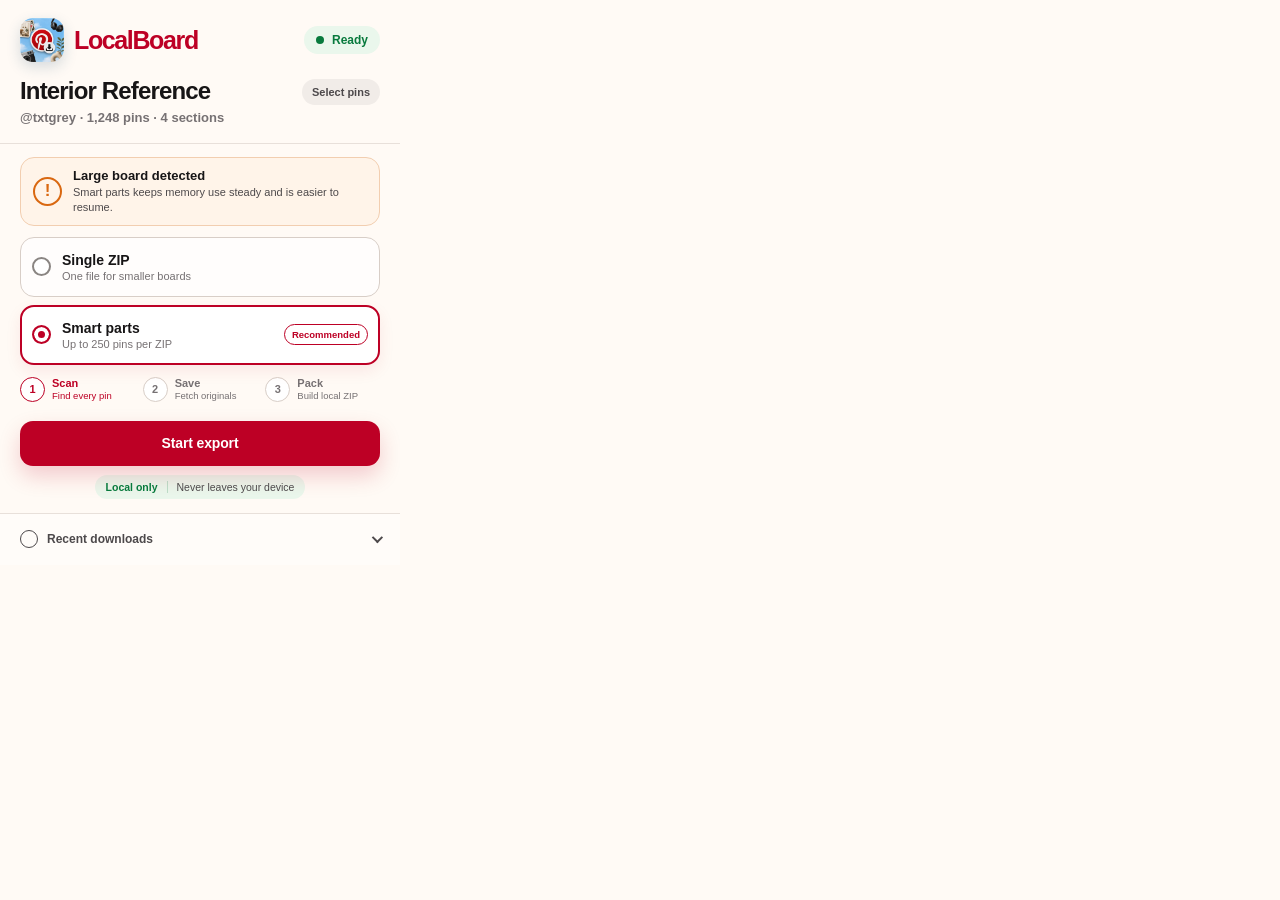
<file: extension/popup.html>
<!doctype html>
<html lang="en">
  <head>
    <meta charset="utf-8" />
    <meta name="viewport" content="width=device-width, initial-scale=1" />
    <title>LocalBoard</title>
    <link rel="stylesheet" href="popup.css" />
  </head>
  <body>
    <main class="app">
      <header class="top-bar">
        <span class="brand" aria-label="LocalBoard">
          <img class="brand-logo" src="assets/localboard-logo.png" alt="" />
          <span class="brand-name">LocalBoard</span>
        </span>
        <span id="statusPill" class="pill">
          <span class="pill-dot"></span>
          <span id="statusPillText" class="pill-text">Ready</span>
        </span>
      </header>

      <section class="board-section" aria-labelledby="boardName">
        <div class="board-heading-row">
          <div class="board-copy">
            <h1 id="boardName" class="board-name">Waiting for a board…</h1>
            <p id="boardMeta" class="board-meta"></p>
          </div>
          <button id="selectButton" class="quiet-action" type="button">Select pins</button>
        </div>
        <p id="boardUrl" class="board-url"></p>
        <p id="boardWarning" class="board-warning hidden"></p>
      </section>

      <section id="setupSection" class="setup-section">
        <aside id="largeBoardNotice" class="large-board-notice hidden">
          <span class="notice-mark" aria-hidden="true">!</span>
          <span>
            <strong>Large board detected</strong>
            <small>Smart parts keeps memory use steady and is easier to resume.</small>
          </span>
        </aside>

        <fieldset id="exportModeGroup" class="export-modes">
          <legend class="sr-only">Choose export format</legend>
          <label class="mode-card" data-mode-card="single">
            <input id="singleMode" type="radio" name="exportMode" value="single" />
            <span class="radio-mark" aria-hidden="true"></span>
            <span class="mode-copy">
              <strong>Single ZIP</strong>
              <small>One file for smaller boards</small>
            </span>
          </label>
          <label class="mode-card" data-mode-card="parts">
            <input id="partsMode" type="radio" name="exportMode" value="parts" />
            <span class="radio-mark" aria-hidden="true"></span>
            <span class="mode-copy">
              <strong>Smart parts</strong>
              <small>Up to 250 pins per ZIP</small>
            </span>
            <span id="modeRecommendation" class="recommended">Recommended</span>
          </label>
        </fieldset>

        <ol id="workflowSteps" class="workflow" aria-label="Export steps">
          <li data-step="scan" class="is-current">
            <span class="step-number">1</span>
            <span><strong>Scan</strong><small>Find every pin</small></span>
          </li>
          <li data-step="save">
            <span class="step-number">2</span>
            <span><strong>Save</strong><small>Fetch originals</small></span>
          </li>
          <li data-step="pack">
            <span class="step-number">3</span>
            <span><strong>Pack</strong><small>Build local ZIP</small></span>
          </li>
        </ol>
      </section>

      <section id="progressSection" class="progress-section hidden" aria-live="polite">
        <div class="progress-heading">
          <span id="statusMsg" class="status-msg">Ready.</span>
          <span id="progressPct" class="progress-pct">0%</span>
        </div>
        <div class="progress-bar-shell">
          <div id="progressFill" class="progress-fill"></div>
        </div>
        <div class="stats-row">
          <span id="statExpected" class="stat">— expected</span>
          <span class="stat-dot">·</span>
          <span id="statCollected" class="stat">0 found</span>
          <span class="stat-dot">·</span>
          <span id="statDownloaded" class="stat">0 saved</span>
        </div>
        <p id="warningLine" class="inline-warning hidden"></p>
      </section>

      <section id="selectionSection" class="selection-section hidden" aria-live="polite">
        <span class="selection-count-wrap">
          <span id="selectionCount" class="sel-count">0 pins selected</span>
          <small>Click pins on the Pinterest page to choose them.</small>
        </span>
      </section>

      <footer class="actions">
        <div id="idleActions" class="idle-actions">
          <button id="startButton" class="btn btn-primary" type="button" disabled>
            <span>Start export</span>
          </button>
        </div>
        <div id="selectionActions" class="action-pair hidden">
          <button id="exitSelectionButton" class="btn btn-secondary" type="button">Whole board</button>
          <button id="downloadSelectedButton" class="btn btn-primary" type="button" disabled>Export selected</button>
        </div>
        <button id="cancelButton" class="btn btn-cancel hidden" type="button">Cancel export</button>
        <div class="privacy-note"><strong>Local only</strong><span>Never leaves your device</span></div>
      </footer>

      <details id="historyDisclosure" class="history-disclosure">
        <summary>
          <span class="history-title"><span class="history-clock" aria-hidden="true"></span>Recent downloads</span>
          <span class="chevron" aria-hidden="true"></span>
        </summary>
        <section class="history-section">
          <div class="history-header">
            <span class="section-label">Saved locally</span>
            <button id="clearHistoryButton" class="text-btn" type="button">Clear</button>
          </div>
          <div id="historyList" class="history-list">
            <p class="empty-text">No downloads yet.</p>
          </div>
          <div class="tool-row">
            <button id="refreshButton" class="text-btn" type="button">Refresh</button>
            <span class="dot-sep">·</span>
            <button id="reloadTabButton" class="text-btn" type="button">Reload tab</button>
            <span class="dot-sep">·</span>
            <button id="openBoardButton" class="text-btn" type="button">Open board</button>
          </div>
        </section>
      </details>
    </main>
    <script src="popup.js"></script>
  </body>
</html>
</file>
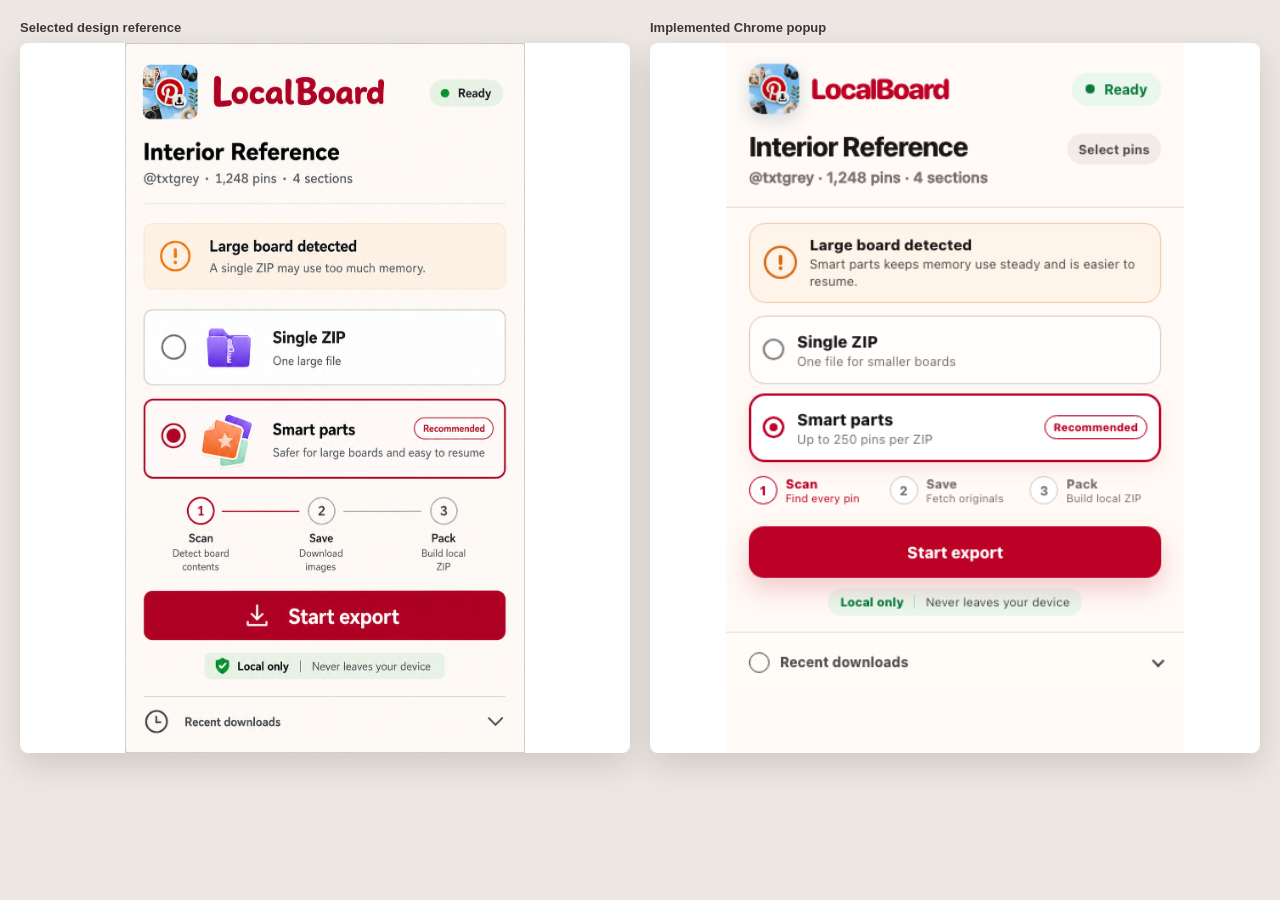
<file: qa/compare.html>
<!doctype html>
<html lang="en">
  <head>
    <meta charset="utf-8" />
    <style>
      * { box-sizing: border-box; }
      body { margin: 0; background: #ece7e2; font-family: -apple-system, sans-serif; }
      main { display: grid; grid-template-columns: 1fr 1fr; gap: 20px; padding: 20px; }
      figure { margin: 0; min-width: 0; }
      figcaption { margin-bottom: 8px; color: #3d3739; font-size: 13px; font-weight: 700; }
      img { display: block; width: 100%; max-height: 710px; object-fit: contain; object-position: top; background: white; border-radius: 8px; box-shadow: 0 12px 30px rgba(40, 25, 18, .14); }
    </style>
  </head>
  <body>
    <main>
      <figure>
        <figcaption>Selected design reference</figcaption>
        <img src="screenshots/popup-v2-reference.png" alt="Selected reference" />
      </figure>
      <figure>
        <figcaption>Implemented Chrome popup</figcaption>
        <img src="screenshots/popup-v2-ready.png" alt="Implemented popup" />
      </figure>
    </main>
  </body>
</html>
</file>
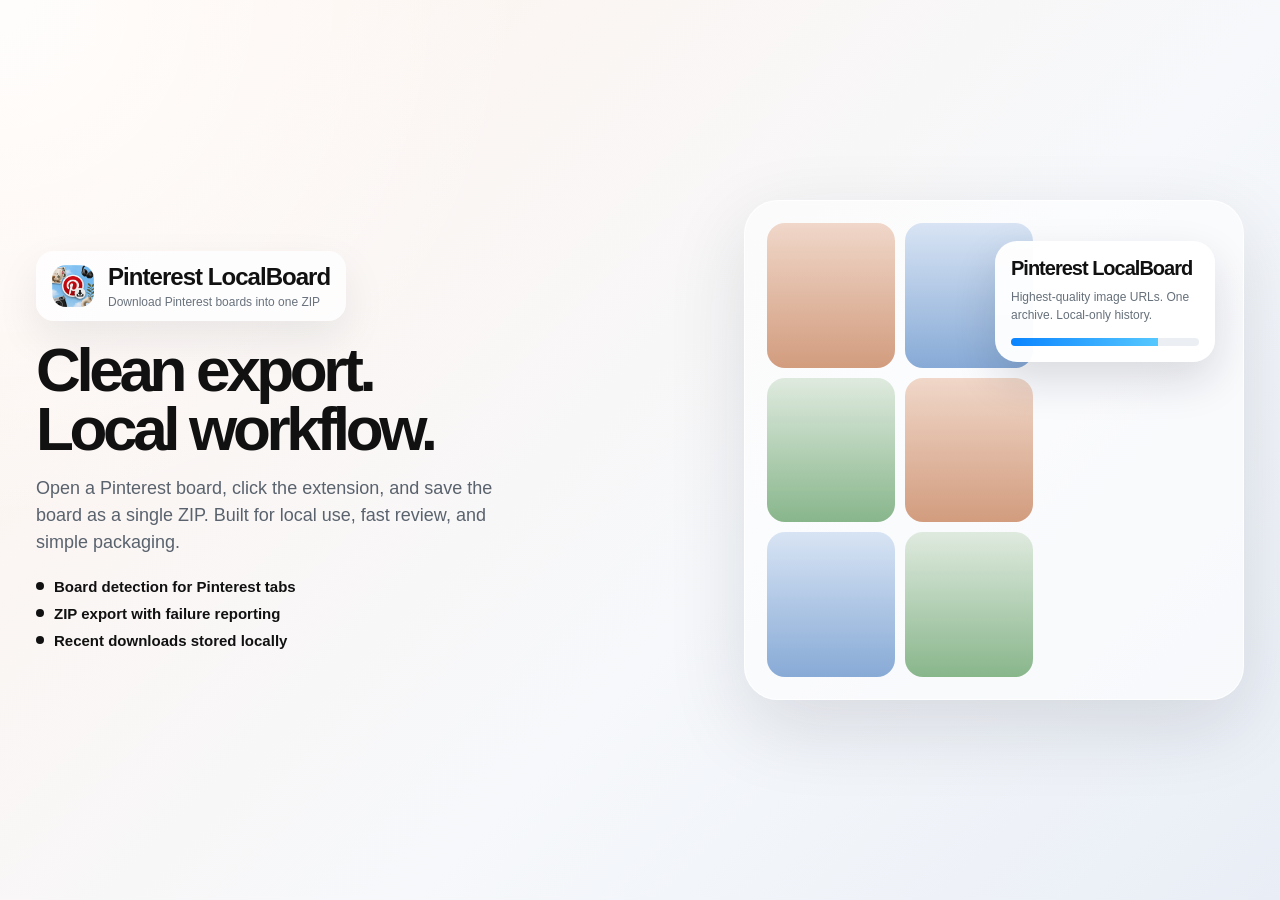
<file: chrome-web-store/preview/marquee.html>
<!doctype html>
<html lang="en">
  <head>
    <meta charset="utf-8" />
    <meta name="viewport" content="width=device-width, initial-scale=1" />
    <title>Pinterest LocalBoard Marquee</title>
    <link rel="stylesheet" href="preview.css" />
  </head>
  <body>
    <main class="promo">
      <section class="promoCopy">
        <div class="promoLogo">
          <img src="../../logo.png" alt="Pinterest LocalBoard logo" />
          <div>
            <strong>Pinterest LocalBoard</strong>
            <span>Download Pinterest boards into one ZIP</span>
          </div>
        </div>

        <h1>Clean export.<br />Local workflow.</h1>
        <p>
          Open a Pinterest board, click the extension, and save the board as a
          single ZIP. Built for local use, fast review, and simple packaging.
        </p>

        <div class="bulletList">
          <span>Board detection for Pinterest tabs</span>
          <span>ZIP export with failure reporting</span>
          <span>Recent downloads stored locally</span>
        </div>
      </section>

      <section class="promoShot">
        <div class="miniBoard">
          <span></span><span></span><span></span><span></span><span></span><span></span>
        </div>
        <div class="miniPopup">
          <h3>Pinterest LocalBoard</h3>
          <p>Highest-quality image URLs. One archive. Local-only history.</p>
          <div class="miniBar"><span></span></div>
        </div>
      </section>
    </main>
  </body>
</html>
</file>
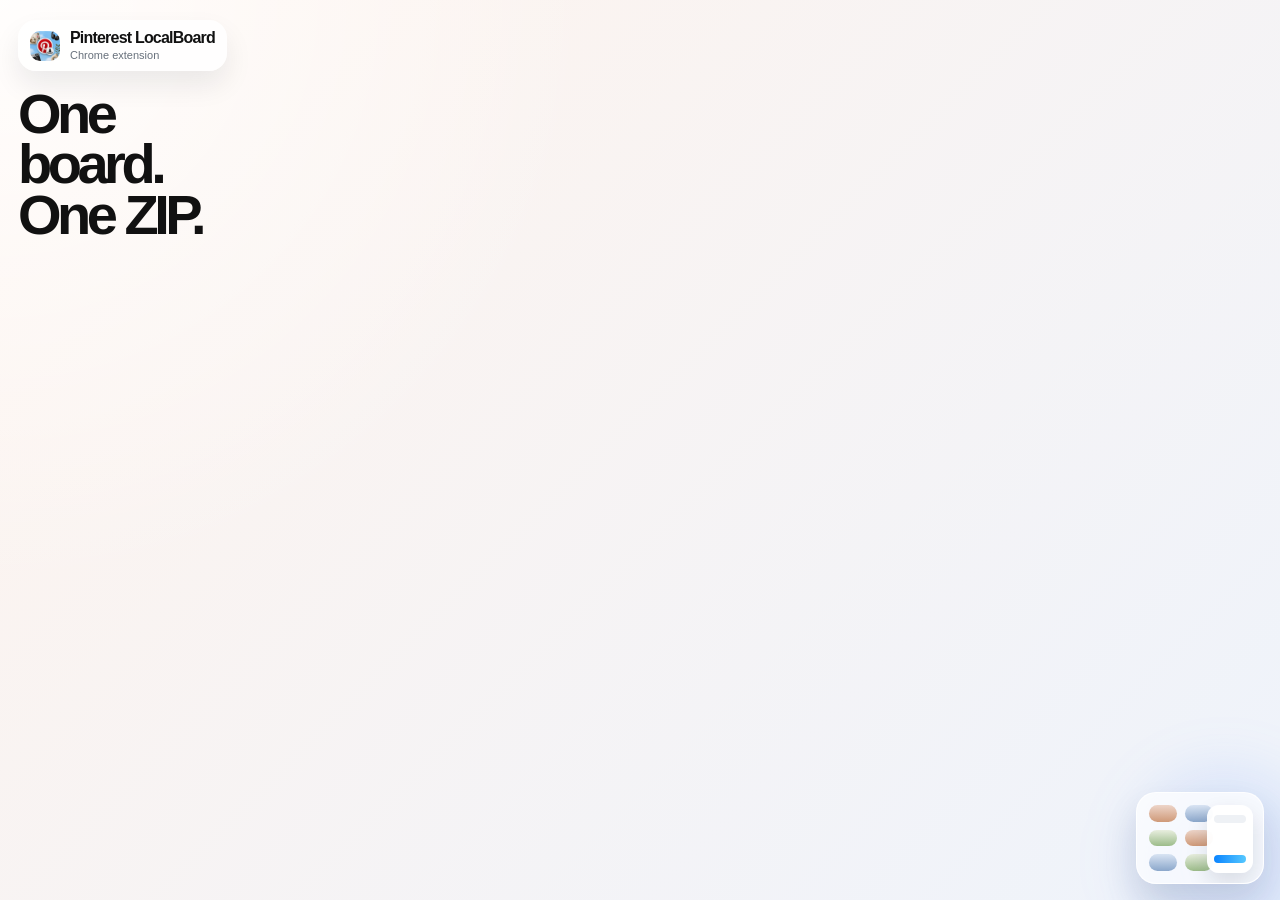
<file: chrome-web-store/preview/promo-tile.html>
<!doctype html>
<html lang="en">
  <head>
    <meta charset="utf-8" />
    <meta name="viewport" content="width=device-width, initial-scale=1" />
    <title>Pinterest LocalBoard Promo Tile</title>
    <link rel="stylesheet" href="preview.css" />
  </head>
  <body>
    <main class="promoTile">
      <div class="tileGlow"></div>
      <div class="tileHeader">
        <img src="../../logo.png" alt="Pinterest LocalBoard logo" />
        <div>
          <strong>Pinterest LocalBoard</strong>
          <span>Chrome extension</span>
        </div>
      </div>

      <h1>One board.<br />One ZIP.</h1>
      <div class="tileShot">
        <div class="tileGrid">
          <span></span><span></span><span></span><span></span><span></span><span></span>
        </div>
        <div class="tilePopup"></div>
      </div>
    </main>
  </body>
</html>
</file>
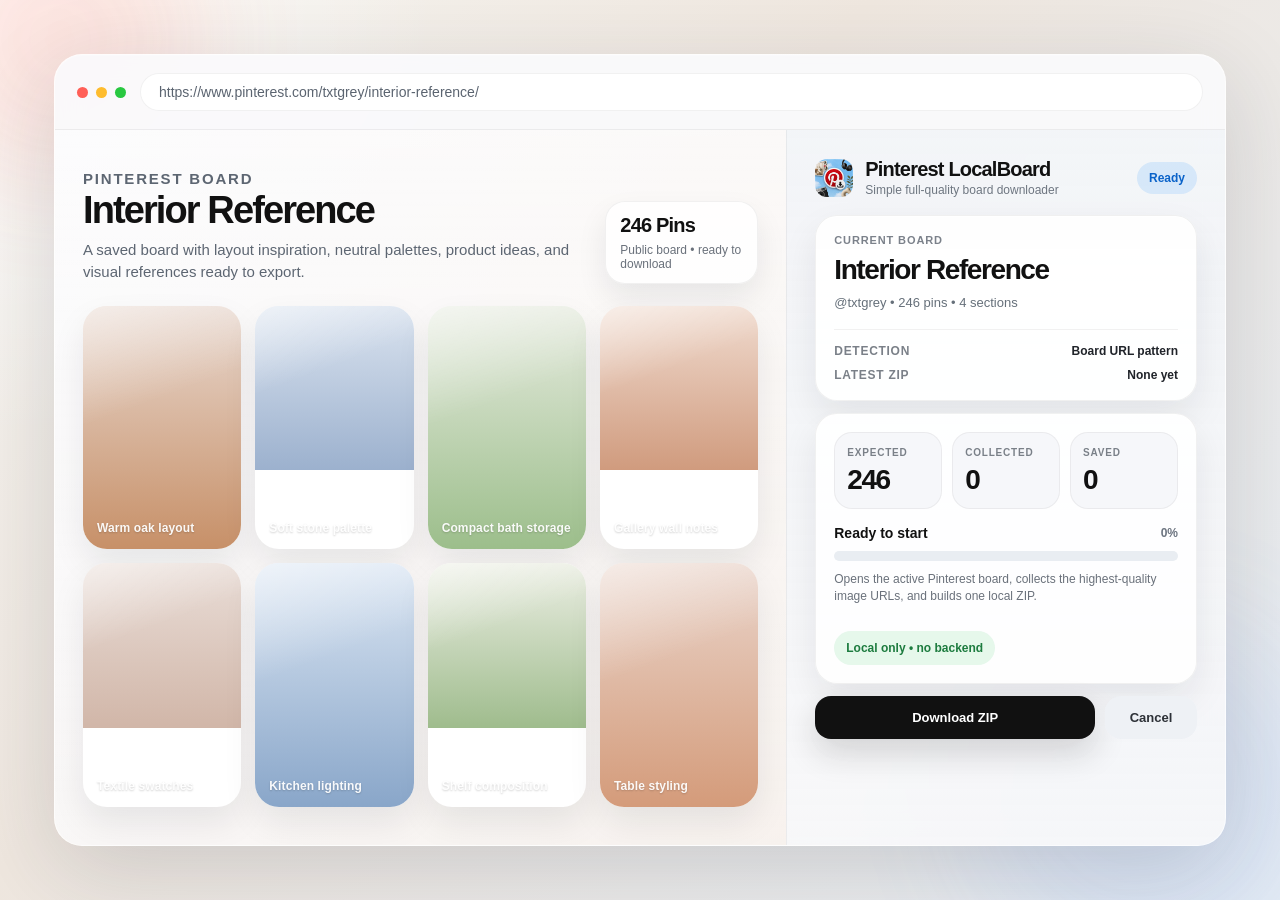
<file: chrome-web-store/preview/screenshot-board-ready.html>
<!doctype html>
<html lang="en">
  <head>
    <meta charset="utf-8" />
    <meta name="viewport" content="width=device-width, initial-scale=1" />
    <title>Pinterest LocalBoard Screenshot</title>
    <link rel="stylesheet" href="preview.css" />
  </head>
  <body>
    <main class="scene">
      <div class="glow one"></div>
      <div class="glow two"></div>

      <section class="browser">
        <header class="toolbar">
          <div class="traffic"><span></span><span></span><span></span></div>
          <div class="address">https://www.pinterest.com/txtgrey/interior-reference/</div>
        </header>

        <div class="content">
          <section class="boardArea">
            <div class="boardHead">
              <div class="headline">
                <p class="eyebrow">Pinterest Board</p>
                <h1>Interior Reference</h1>
                <p>
                  A saved board with layout inspiration, neutral palettes,
                  product ideas, and visual references ready to export.
                </p>
              </div>
              <div class="boardBadge">
                <strong>246 Pins</strong>
                <span>Public board • ready to download</span>
              </div>
            </div>

            <div class="masonry">
              <div class="card tall" data-label="Warm oak layout" style="--fill: linear-gradient(180deg, #e8d8cf 0%, #c79068 100%)"></div>
              <div class="card short" data-label="Soft stone palette" style="--fill: linear-gradient(180deg, #dae3ef 0%, #9cb1ce 100%)"></div>
              <div class="card tall" data-label="Compact bath storage" style="--fill: linear-gradient(180deg, #e6ebdf 0%, #9cbe8b 100%)"></div>
              <div class="card short" data-label="Gallery wall notes" style="--fill: linear-gradient(180deg, #f0dbcf 0%, #d09b7e 100%)"></div>
              <div class="card short" data-label="Textile swatches" style="--fill: linear-gradient(180deg, #e9ddd7 0%, #d1b6a8 100%)"></div>
              <div class="card tall" data-label="Kitchen lighting" style="--fill: linear-gradient(180deg, #dbe6f3 0%, #89a6c9 100%)"></div>
              <div class="card short" data-label="Shelf composition" style="--fill: linear-gradient(180deg, #ebeee3 0%, #9fbc8d 100%)"></div>
              <div class="card tall" data-label="Table styling" style="--fill: linear-gradient(180deg, #ead5cb 0%, #d49b7a 100%)"></div>
            </div>
          </section>

          <aside class="sidebar">
            <div class="brandStrip">
              <div class="brandMark">
                <img src="../../logo.png" alt="Pinterest LocalBoard logo" />
                <div>
                  <h2>Pinterest LocalBoard</h2>
                  <p>Simple full-quality board downloader</p>
                </div>
              </div>
              <span class="statusPill">Ready</span>
            </div>

            <div class="popup">
              <section class="panel">
                <p class="panelLabel">Current Board</p>
                <h3>Interior Reference</h3>
                <p class="sub">@txtgrey • 246 pins • 4 sections</p>

                <div class="infoList">
                  <div class="infoRow">
                    <span>Detection</span>
                    <span>Board URL pattern</span>
                  </div>
                  <div class="infoRow">
                    <span>Latest ZIP</span>
                    <span>None yet</span>
                  </div>
                </div>
              </section>

              <section class="panel">
                <div class="stats">
                  <div class="stat">
                    <small>Expected</small>
                    <strong>246</strong>
                  </div>
                  <div class="stat">
                    <small>Collected</small>
                    <strong>0</strong>
                  </div>
                  <div class="stat">
                    <small>Saved</small>
                    <strong>0</strong>
                  </div>
                </div>

                <div class="progressMeta">
                  <strong>Ready to start</strong>
                  <span>0%</span>
                </div>
                <div class="bar"><span style="--progress: 0%"></span></div>
                <p class="caption">
                  Opens the active Pinterest board, collects the highest-quality
                  image URLs, and builds one local ZIP.
                </p>
                <div class="privacyTag">Local only • no backend</div>
              </section>

              <div class="actions">
                <div class="button primary">Download ZIP</div>
                <div class="button secondary">Cancel</div>
              </div>
            </div>
          </aside>
        </div>
      </section>
    </main>
  </body>
</html>
</file>
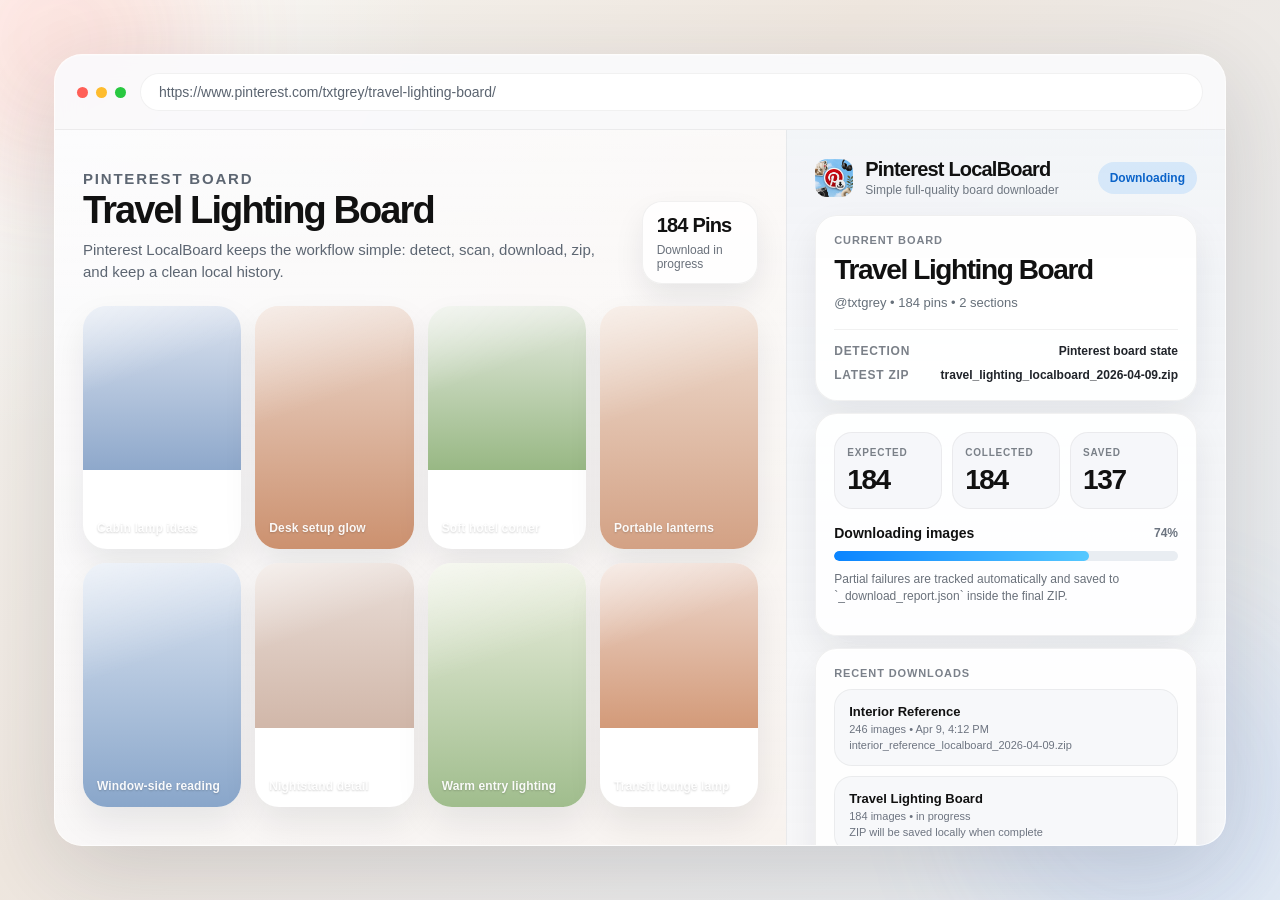
<file: chrome-web-store/preview/screenshot-progress.html>
<!doctype html>
<html lang="en">
  <head>
    <meta charset="utf-8" />
    <meta name="viewport" content="width=device-width, initial-scale=1" />
    <title>Pinterest LocalBoard Progress Screenshot</title>
    <link rel="stylesheet" href="preview.css" />
  </head>
  <body>
    <main class="scene">
      <div class="glow one"></div>
      <div class="glow two"></div>

      <section class="browser">
        <header class="toolbar">
          <div class="traffic"><span></span><span></span><span></span></div>
          <div class="address">https://www.pinterest.com/txtgrey/travel-lighting-board/</div>
        </header>

        <div class="content">
          <section class="boardArea">
            <div class="boardHead">
              <div class="headline">
                <p class="eyebrow">Pinterest Board</p>
                <h1>Travel Lighting Board</h1>
                <p>
                  Pinterest LocalBoard keeps the workflow simple: detect, scan,
                  download, zip, and keep a clean local history.
                </p>
              </div>
              <div class="boardBadge">
                <strong>184 Pins</strong>
                <span>Download in progress</span>
              </div>
            </div>

            <div class="masonry">
              <div class="card short" data-label="Cabin lamp ideas" style="--fill: linear-gradient(180deg, #dae2ef 0%, #8ea8cb 100%)"></div>
              <div class="card tall" data-label="Desk setup glow" style="--fill: linear-gradient(180deg, #ecd8cd 0%, #cc916f 100%)"></div>
              <div class="card short" data-label="Soft hotel corner" style="--fill: linear-gradient(180deg, #e4eadf 0%, #98b884 100%)"></div>
              <div class="card tall" data-label="Portable lanterns" style="--fill: linear-gradient(180deg, #efddd1 0%, #d3a184 100%)"></div>
              <div class="card tall" data-label="Window-side reading" style="--fill: linear-gradient(180deg, #dbe4f1 0%, #89a6ca 100%)"></div>
              <div class="card short" data-label="Nightstand detail" style="--fill: linear-gradient(180deg, #e9ddd7 0%, #d1b7a9 100%)"></div>
              <div class="card tall" data-label="Warm entry lighting" style="--fill: linear-gradient(180deg, #ebefdf 0%, #a0bd8d 100%)"></div>
              <div class="card short" data-label="Transit lounge lamp" style="--fill: linear-gradient(180deg, #edd7cc 0%, #d39a79 100%)"></div>
            </div>
          </section>

          <aside class="sidebar">
            <div class="brandStrip">
              <div class="brandMark">
                <img src="../../logo.png" alt="Pinterest LocalBoard logo" />
                <div>
                  <h2>Pinterest LocalBoard</h2>
                  <p>Simple full-quality board downloader</p>
                </div>
              </div>
              <span class="statusPill">Downloading</span>
            </div>

            <div class="popup">
              <section class="panel">
                <p class="panelLabel">Current Board</p>
                <h3>Travel Lighting Board</h3>
                <p class="sub">@txtgrey • 184 pins • 2 sections</p>

                <div class="infoList">
                  <div class="infoRow">
                    <span>Detection</span>
                    <span>Pinterest board state</span>
                  </div>
                  <div class="infoRow">
                    <span>Latest ZIP</span>
                    <span>travel_lighting_localboard_2026-04-09.zip</span>
                  </div>
                </div>
              </section>

              <section class="panel">
                <div class="stats">
                  <div class="stat">
                    <small>Expected</small>
                    <strong>184</strong>
                  </div>
                  <div class="stat">
                    <small>Collected</small>
                    <strong>184</strong>
                  </div>
                  <div class="stat">
                    <small>Saved</small>
                    <strong>137</strong>
                  </div>
                </div>

                <div class="progressMeta">
                  <strong>Downloading images</strong>
                  <span>74%</span>
                </div>
                <div class="bar"><span style="--progress: 74%"></span></div>
                <p class="caption">
                  Partial failures are tracked automatically and saved to
                  `_download_report.json` inside the final ZIP.
                </p>
              </section>

              <section class="panel">
                <p class="panelLabel">Recent Downloads</p>
                <div class="historyList">
                  <div class="historyItem">
                    <strong>Interior Reference</strong>
                    <span>246 images • Apr 9, 4:12 PM</span>
                    <small>interior_reference_localboard_2026-04-09.zip</small>
                  </div>
                  <div class="historyItem">
                    <strong>Travel Lighting Board</strong>
                    <span>184 images • in progress</span>
                    <small>ZIP will be saved locally when complete</small>
                  </div>
                </div>
              </section>
            </div>
          </aside>
        </div>
      </section>
    </main>
  </body>
</html>
</file>
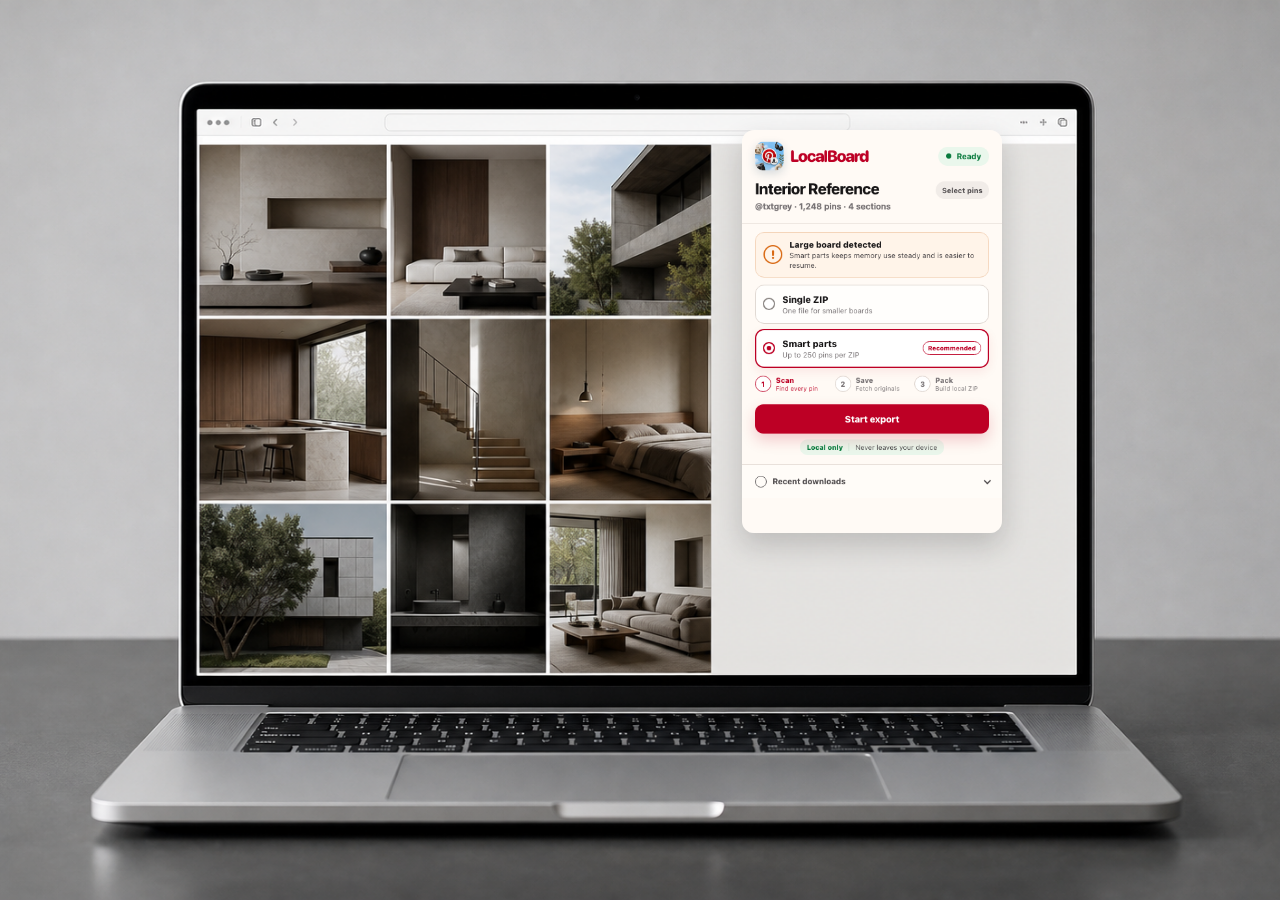
<file: chrome-web-store/preview/v2/render.html>
<!doctype html>
<html lang="en">
  <head>
    <meta charset="utf-8" />
    <meta name="viewport" content="width=device-width, initial-scale=1" />
    <title>LocalBoard v2 store asset</title>
    <link rel="stylesheet" href="render.css" />
  </head>
  <body>
    <main id="canvas" class="canvas">
      <section class="asset screenshot screenshot-macbook">
        <img class="scene-bg" src="../../assets/v2/sources/macbook-neutral-studio.png" alt="" />
        <img class="popup-on-laptop" src="../../assets/v2/sources/popup-ready.png" alt="LocalBoard ready screen" />
      </section>

      <section class="asset screenshot screenshot-ready">
        <img class="scene-bg" src="../../assets/v2/sources/interior-board-browser.png" alt="" />
        <img class="popup-on-browser ready-popup" src="../../assets/v2/sources/popup-ready.png" alt="LocalBoard ready screen" />
      </section>

      <section class="asset screenshot screenshot-progress">
        <img class="scene-bg" src="../../assets/v2/sources/interior-board-browser.png" alt="" />
        <img class="popup-on-browser progress-popup" src="../../assets/v2/sources/popup-progress.png" alt="LocalBoard saving progress screen" />
      </section>

      <section class="asset screenshot screenshot-selection">
        <img class="scene-bg" src="../../assets/v2/sources/creative-board-browser.png" alt="" />
        <span class="selection-check c1">✓</span>
        <span class="selection-check c2">✓</span>
        <span class="selection-check c3">✓</span>
        <span class="selection-check c4">✓</span>
        <span class="selection-check c5">✓</span>
        <div class="selection-bar">
          <span class="selection-info">
            <img src="../../../extension/assets/localboard-logo.png" alt="" />
            <strong>5 selected</strong>
          </span>
          <span class="selection-actions"><button>Exit</button><button class="primary">Export selected</button></span>
        </div>
      </section>

      <section class="asset screenshot screenshot-complete">
        <img class="scene-bg" src="../../assets/v2/sources/interior-board-browser.png" alt="" />
        <img class="popup-on-browser complete-direct" src="../../assets/v2/sources/popup-complete.png" alt="LocalBoard completed screen" />
      </section>

      <section class="asset promo-small">
        <div class="promo-photo"><img src="../../assets/v2/sources/macbook-neutral-studio.png" alt="" /></div>
        <div class="small-copy">
          <div class="brand-lockup small-brand">
            <img src="../../../extension/assets/localboard-logo.png" alt="" />
            <strong>LocalBoard</strong>
          </div>
          <p>Reliable exports for large Pinterest boards.</p>
        </div>
      </section>

      <section class="asset promo-marquee">
        <div class="marquee-copy">
          <div class="brand-lockup marquee-brand">
            <img src="../../../extension/assets/localboard-logo.png" alt="" />
            <strong>LocalBoard</strong>
          </div>
          <h1>Reliable board exports.</h1>
          <p>Single ZIP or memory-safe parts. Everything stays local.</p>
        </div>
        <div class="marquee-photo"><img src="../../assets/v2/sources/macbook-neutral-studio.png" alt="" /></div>
        <img class="marquee-popup" src="../../assets/v2/sources/popup-ready.png" alt="LocalBoard ready screen" />
      </section>
    </main>
    <script>
      const asset = new URLSearchParams(location.search).get("asset") || "screenshot-macbook";
      document.body.dataset.asset = asset;
    </script>
  </body>
</html>
</file>
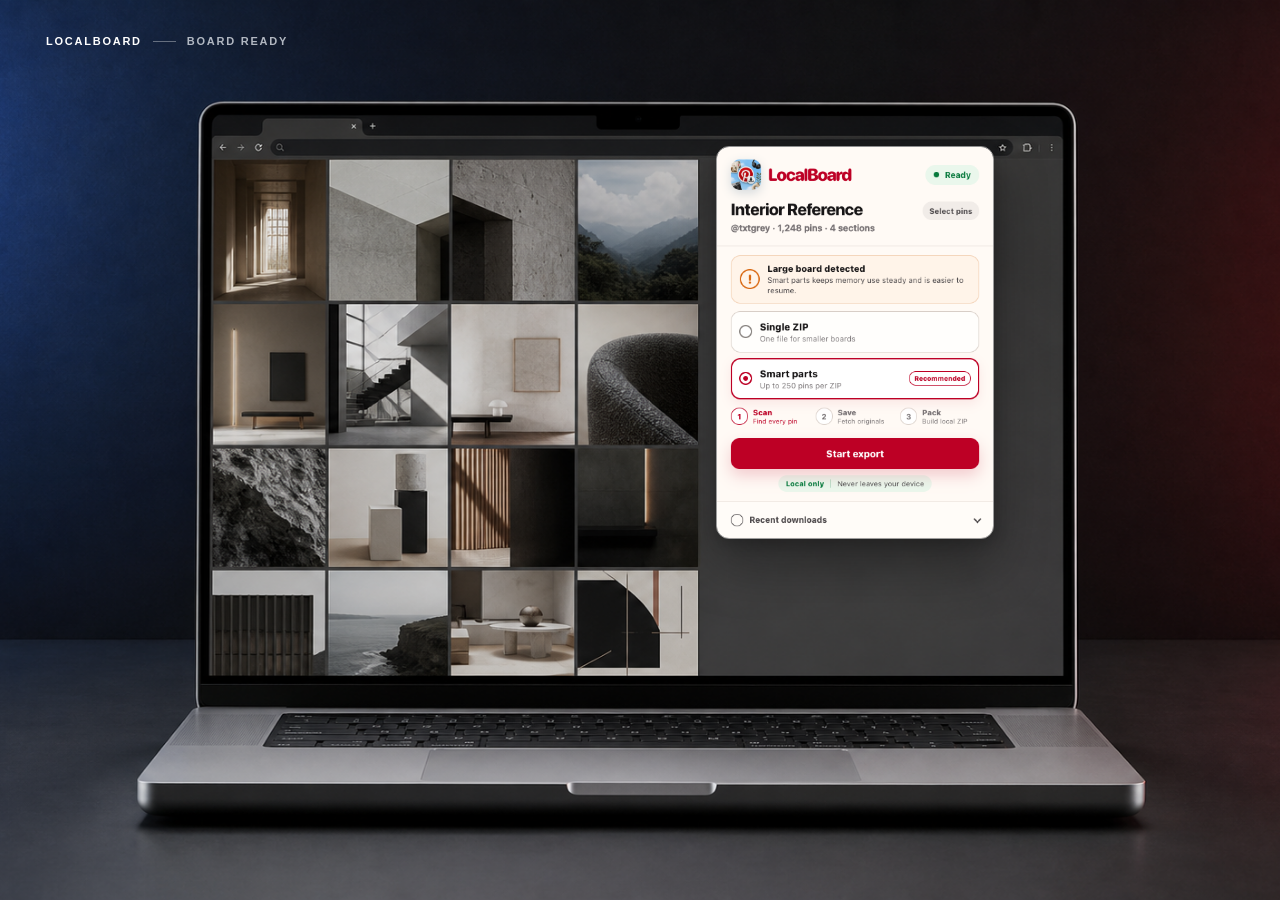
<file: chrome-web-store/preview/v3/render.html>
<!doctype html>
<html lang="en">
  <head>
    <meta charset="utf-8" />
    <meta name="viewport" content="width=device-width, initial-scale=1" />
    <title>LocalBoard v3 store assets</title>
    <link rel="stylesheet" href="render.css" />
  </head>
  <body>
    <main class="canvas">
      <section class="asset screenshot screenshot-hero">
        <img class="scene-bg" src="../../assets/v3/sources/hero-laptop-graphite.png" alt="" />
        <span class="hero-label"><b>LOCALBOARD</b><i></i><span>BOARD READY</span></span>
        <img class="popup-on-laptop" src="../../assets/v3/sources/popup-ready.png" alt="LocalBoard ready screen" />
      </section>

      <section class="asset screenshot screenshot-ready">
        <img class="scene-bg" src="../../assets/v3/sources/product-browser-graphite.png" alt="" />
        <img class="popup-on-browser ready-popup" src="../../assets/v3/sources/popup-ready.png" alt="LocalBoard ready screen" />
        <span class="frame-label">01 / BOARD READY</span>
      </section>

      <section class="asset screenshot screenshot-progress">
        <img class="scene-bg" src="../../assets/v3/sources/product-browser-graphite.png" alt="" />
        <img class="popup-on-browser progress-popup" src="../../assets/v3/sources/popup-progress.png" alt="LocalBoard Smart parts progress" />
        <span class="frame-label">02 / SMART PARTS</span>
      </section>

      <section class="asset screenshot screenshot-selection">
        <img class="scene-bg" src="../../assets/v3/sources/selection-browser-graphite.png" alt="" />
        <span class="selection-check c1">✓</span>
        <span class="selection-check c2">✓</span>
        <span class="selection-check c3">✓</span>
        <span class="selection-check c4">✓</span>
        <span class="selection-check c5">✓</span>
        <div class="selection-bar">
          <span class="selection-info">
            <img src="../../../extension/assets/localboard-logo.png" alt="" />
            <strong><em>5</em> selected</strong>
          </span>
          <span class="selection-actions">
            <button>Whole board</button>
            <button class="primary">Export selected</button>
          </span>
        </div>
        <span class="frame-label">03 / SELECT PINS</span>
      </section>

      <section class="asset screenshot screenshot-complete">
        <img class="scene-bg" src="../../assets/v3/sources/product-browser-graphite.png" alt="" />
        <img class="popup-on-browser complete-popup" src="../../assets/v3/sources/popup-complete.png" alt="LocalBoard completed export" />
        <span class="frame-label">04 / EXPORT COMPLETE</span>
      </section>

      <section class="asset promo-small">
        <img class="small-photo" src="../../assets/v3/sources/selection-browser-graphite.png" alt="" />
        <div class="small-shade"></div>
        <div class="small-copy">
          <div class="brand-lockup small-brand">
            <img src="../../../extension/assets/localboard-logo.png" alt="" />
            <strong>LocalBoard</strong>
          </div>
          <h1>Save boards<br />locally.</h1>
        </div>
      </section>

      <section class="asset promo-marquee">
        <div class="marquee-copy">
          <div class="brand-lockup marquee-brand">
            <img src="../../../extension/assets/localboard-logo.png" alt="" />
            <strong>LocalBoard</strong>
          </div>
          <p class="eyebrow">PINTEREST BOARD EXPORTER</p>
          <h1>Boards, beautifully offline.</h1>
          <p class="marquee-sub">Original-quality images. One ZIP or memory-safe parts. Always local.</p>
        </div>
        <div class="marquee-photo">
          <img src="../../assets/v3/sources/hero-laptop-graphite.png" alt="" />
        </div>
        <img class="marquee-popup" src="../../assets/v3/sources/popup-ready.png" alt="LocalBoard ready screen" />
      </section>
    </main>
    <script>
      document.body.dataset.asset =
        new URLSearchParams(location.search).get("asset") || "screenshot-hero";
    </script>
  </body>
</html>
</file>
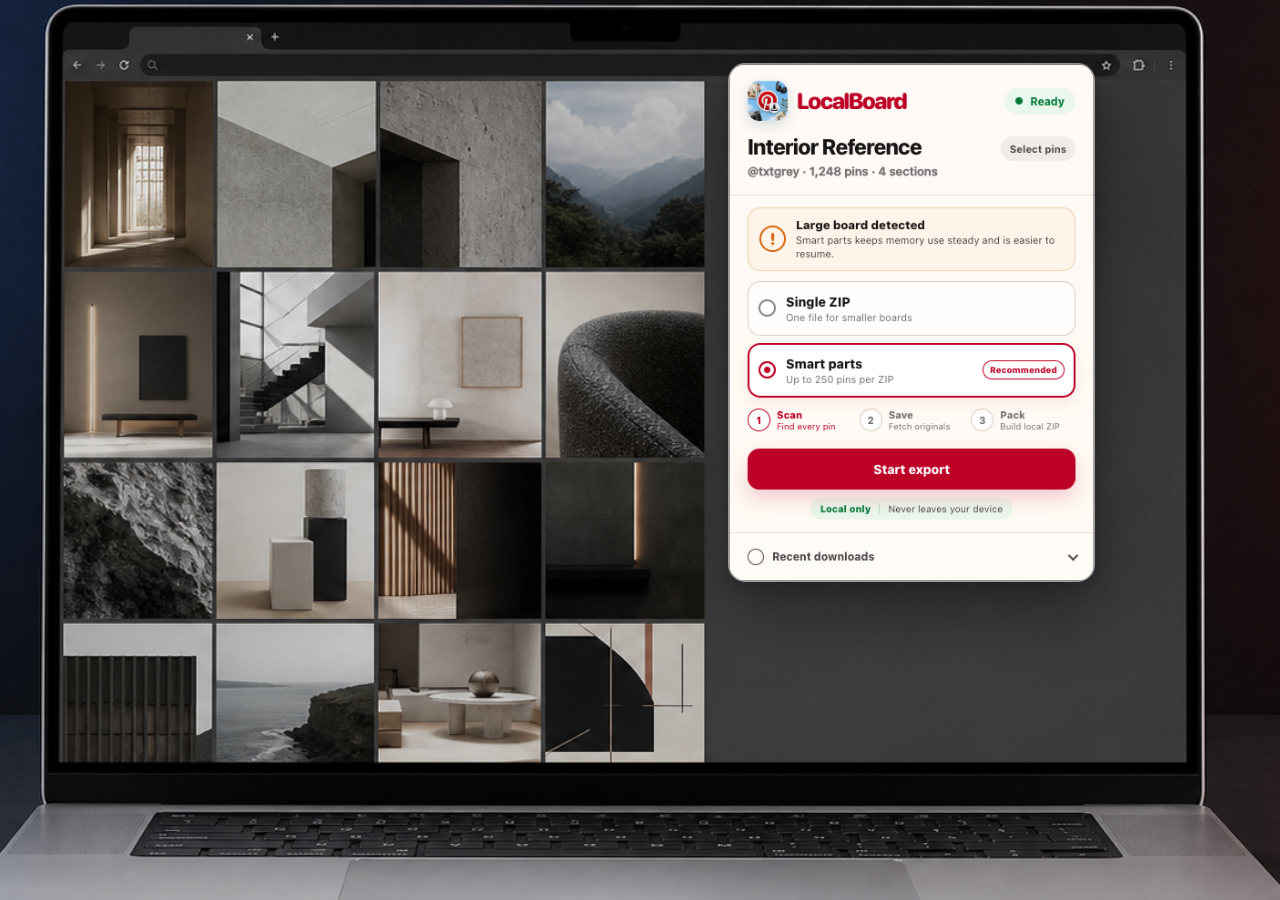
<file: chrome-web-store/preview/v4/render.html>
<!doctype html>
<html lang="en">
  <head>
    <meta charset="utf-8" />
    <meta name="viewport" content="width=device-width, initial-scale=1" />
    <title>LocalBoard v4 closeup store assets</title>
    <link rel="stylesheet" href="render.css" />
  </head>
  <body>
    <main class="canvas">
      <section class="asset screenshot screenshot-hero">
        <div class="hero-stage">
          <img class="scene-bg" src="../../assets/v3/sources/hero-laptop-graphite.png" alt="" />
          <img class="popup-on-laptop" src="../../assets/v3/sources/popup-ready.png" alt="LocalBoard ready screen" />
        </div>
      </section>

      <section class="asset screenshot screenshot-ready">
        <div class="browser-stage">
          <img class="scene-bg" src="../../assets/v3/sources/product-browser-graphite.png" alt="" />
          <img class="popup-on-browser ready-popup" src="../../assets/v3/sources/popup-ready.png" alt="LocalBoard ready screen" />
        </div>
      </section>

      <section class="asset screenshot screenshot-progress">
        <div class="browser-stage">
          <img class="scene-bg" src="../../assets/v3/sources/product-browser-graphite.png" alt="" />
          <img class="popup-on-browser progress-popup" src="../../assets/v3/sources/popup-progress.png" alt="LocalBoard Smart parts progress" />
        </div>
      </section>

      <section class="asset screenshot screenshot-selection">
        <div class="selection-stage">
          <img class="scene-bg" src="../../assets/v3/sources/selection-browser-graphite.png" alt="" />
          <span class="selection-check c1">✓</span>
          <span class="selection-check c2">✓</span>
          <span class="selection-check c3">✓</span>
          <span class="selection-check c4">✓</span>
          <span class="selection-check c5">✓</span>
        </div>
        <div class="selection-bar">
          <span class="selection-info">
            <img src="../../../extension/assets/localboard-logo.png" alt="" />
            <strong><em>5</em> selected</strong>
          </span>
          <span class="selection-actions">
            <button>Whole board</button>
            <button class="primary">Export selected</button>
          </span>
        </div>
      </section>

      <section class="asset screenshot screenshot-complete">
        <div class="browser-stage">
          <img class="scene-bg" src="../../assets/v3/sources/product-browser-graphite.png" alt="" />
          <img class="popup-on-browser complete-popup" src="../../assets/v3/sources/popup-complete.png" alt="LocalBoard completed export" />
        </div>
      </section>
    </main>
    <script>
      document.body.dataset.asset =
        new URLSearchParams(location.search).get("asset") || "screenshot-hero";
    </script>
  </body>
</html>
</file>
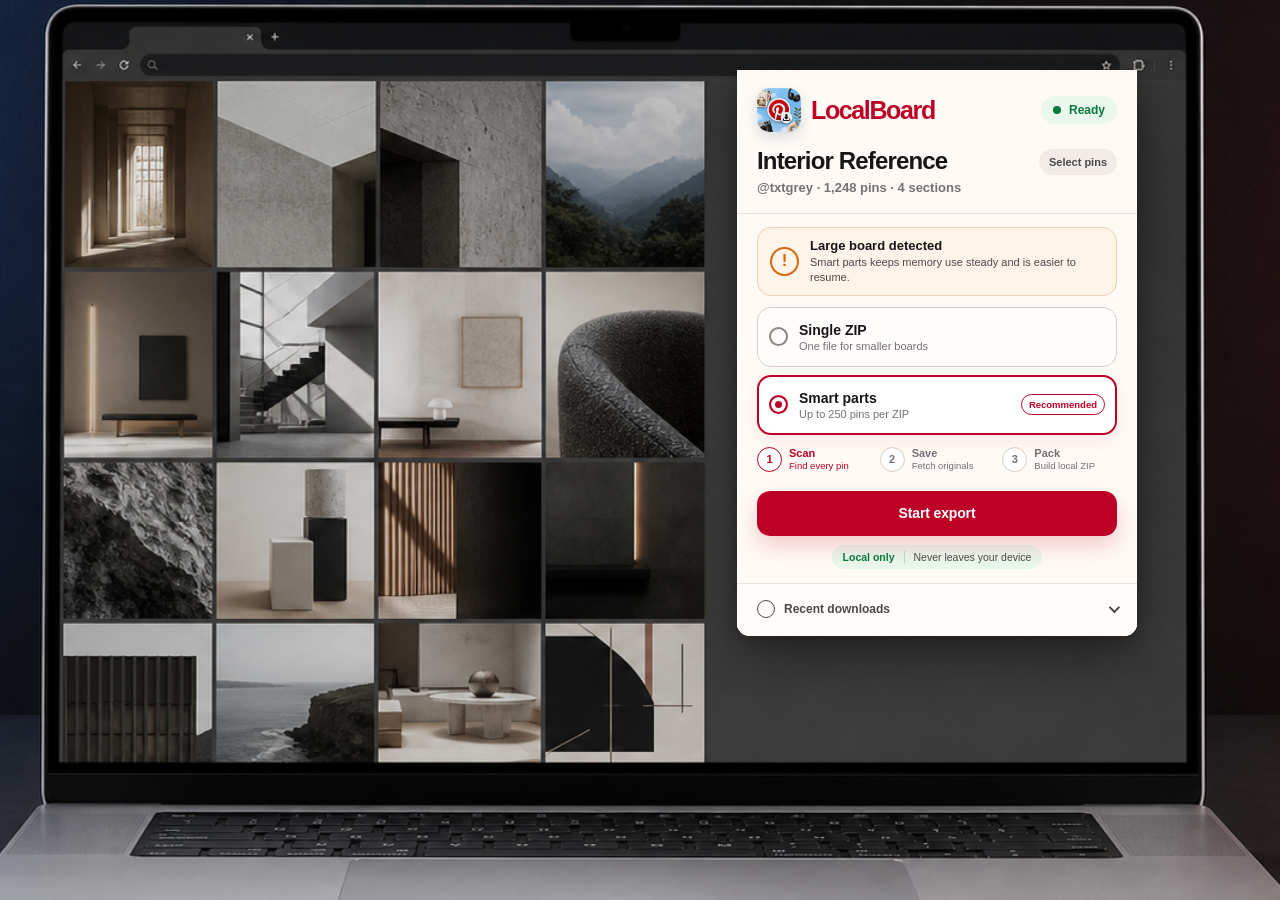
<file: chrome-web-store/preview/v5/render.html>
<!doctype html>
<html lang="en">
  <head>
    <meta charset="utf-8" />
    <meta name="viewport" content="width=device-width, initial-scale=1" />
    <title>LocalBoard v5 exact browser screenshots</title>
    <link rel="stylesheet" href="render.css" />
  </head>
  <body>
    <main class="canvas">
      <section class="asset screenshot screenshot-hero">
        <div class="hero-stage">
          <img class="scene-bg" src="../../assets/v3/sources/hero-laptop-graphite.png" alt="" />
        </div>
        <div class="popup-surface hero-popup">
          <iframe src="../../../extension/popup.html?preview=ready" title="LocalBoard ready screen"></iframe>
        </div>
      </section>

      <section class="asset screenshot screenshot-ready">
        <div class="browser-stage">
          <img class="scene-bg" src="../../assets/v3/sources/product-browser-graphite.png" alt="" />
        </div>
        <div class="popup-surface browser-popup ready-popup">
          <iframe src="../../../extension/popup.html?preview=ready" title="LocalBoard ready screen"></iframe>
        </div>
      </section>

      <section class="asset screenshot screenshot-progress">
        <div class="browser-stage">
          <img class="scene-bg" src="../../assets/v3/sources/product-browser-graphite.png" alt="" />
        </div>
        <div class="popup-surface browser-popup limited-popup">
          <iframe src="../../../extension/popup.html?preview=progress" title="LocalBoard Smart parts progress"></iframe>
        </div>
      </section>

      <section class="asset screenshot screenshot-selection">
        <img class="selection-reference" src="../../assets/v4/final/04-selection-closeup-1280x800.png" alt="LocalBoard pin selection mode" />
      </section>

      <section class="asset screenshot screenshot-complete">
        <div class="browser-stage">
          <img class="scene-bg" src="../../assets/v3/sources/product-browser-graphite.png" alt="" />
        </div>
        <div class="popup-surface browser-popup limited-popup">
          <iframe src="../../../extension/popup.html?preview=done" title="LocalBoard completed export"></iframe>
        </div>
      </section>
    </main>
    <script>
      document.body.dataset.asset =
        new URLSearchParams(location.search).get("asset") || "screenshot-hero";
    </script>
  </body>
</html>
</file>
<file: extension/popup.css>
:root {
  color-scheme: light;
  font-family: -apple-system, BlinkMacSystemFont, "SF Pro Text", "Segoe UI", Helvetica, Arial, sans-serif;
  --display: ui-rounded, "SF Pro Rounded", "Arial Rounded MT Bold", -apple-system, BlinkMacSystemFont, sans-serif;
  --red: #bd0025;
  --red-hover: #a50020;
  --red-soft: #fff0f2;
  --cream: #fffaf5;
  --paper: #ffffff;
  --peach: #fff4e9;
  --orange: #d96811;
  --green: #087a3d;
  --green-soft: #eaf7ec;
  --ink: #171516;
  --ink-2: #4d494b;
  --ink-3: #767173;
  --line: #e8e0da;
  --line-strong: #d8cec7;
  --shadow: 0 14px 36px rgba(70, 42, 29, 0.10), 0 2px 7px rgba(70, 42, 29, 0.07);
}

* {
  box-sizing: border-box;
  margin: 0;
  padding: 0;
}

body {
  width: 400px;
  min-width: 400px;
  max-width: 400px;
  background: var(--cream);
  color: var(--ink);
  -webkit-font-smoothing: antialiased;
  -moz-osx-font-smoothing: grayscale;
}

button,
input {
  font: inherit;
}

button {
  appearance: none;
  border: 0;
  cursor: pointer;
}

button:focus-visible,
input:focus-visible + .radio-mark,
summary:focus-visible {
  outline: 3px solid rgba(189, 0, 37, 0.22);
  outline-offset: 2px;
}

button:disabled {
  cursor: default;
  opacity: 0.42;
}

.app {
  min-height: 100%;
  overflow: hidden;
  background: var(--cream);
}

.top-bar {
  display: flex;
  align-items: center;
  justify-content: space-between;
  padding: 18px 20px 13px;
}

.brand {
  display: inline-flex;
  align-items: center;
  gap: 10px;
}

.brand-logo {
  width: 44px;
  height: 44px;
  border-radius: 13px;
  object-fit: cover;
  box-shadow: 0 5px 14px rgba(34, 83, 119, 0.18);
}

.brand-name {
  color: var(--red);
  font-family: var(--display);
  font-size: 25px;
  font-weight: 800;
  line-height: 1;
  letter-spacing: -0.055em;
}

.pill {
  display: inline-flex;
  align-items: center;
  gap: 8px;
  padding: 7px 12px;
  border-radius: 999px;
  background: #f0ece8;
  color: var(--ink-2);
  font-size: 12px;
  font-weight: 750;
}

.pill-dot {
  width: 8px;
  height: 8px;
  border-radius: 50%;
  background: currentColor;
}

.pill.ready,
.pill.done {
  background: var(--green-soft);
  color: var(--green);
}

.pill.active,
.pill.select {
  background: var(--red-soft);
  color: var(--red);
}

.pill.error {
  background: #fff0e7;
  color: #b34a00;
}

.pill.active .pill-dot,
.pill.select .pill-dot {
  animation: pulse 1.25s ease-in-out infinite;
}

@keyframes pulse {
  50% { opacity: 0.35; transform: scale(0.72); }
}

.board-section {
  padding: 2px 20px 16px;
  border-bottom: 1px solid var(--line);
}

.board-heading-row {
  display: flex;
  align-items: flex-start;
  justify-content: space-between;
  gap: 14px;
}

.board-copy {
  min-width: 0;
}

.board-name {
  overflow: hidden;
  color: var(--ink);
  font-size: 24px;
  font-weight: 790;
  line-height: 1.13;
  letter-spacing: -0.035em;
  text-overflow: ellipsis;
  white-space: nowrap;
}

.board-meta {
  min-height: 18px;
  margin-top: 5px;
  color: var(--ink-3);
  font-size: 13px;
  font-weight: 560;
  line-height: 1.35;
}

.board-url {
  display: none;
}

.quiet-action {
  flex: 0 0 auto;
  margin-top: 2px;
  border-radius: 999px;
  background: #f1ece8;
  color: var(--ink-2);
  padding: 7px 10px;
  font-size: 11px;
  font-weight: 720;
  transition: background 150ms ease, color 150ms ease, transform 150ms ease;
}

.quiet-action:hover:not(:disabled) {
  background: #e8dfd9;
  color: var(--ink);
  transform: translateY(-1px);
}

.board-warning,
.inline-warning {
  margin-top: 10px;
  border-radius: 12px;
  background: #fff0e7;
  color: #9b3f00;
  padding: 9px 11px;
  font-size: 11.5px;
  line-height: 1.42;
}

.setup-section {
  padding: 13px 20px 7px;
}

.large-board-notice {
  display: flex;
  align-items: center;
  gap: 11px;
  margin-bottom: 11px;
  border: 1px solid #f2ceb0;
  border-radius: 14px;
  background: var(--peach);
  color: var(--ink);
  padding: 10px 12px;
}

.notice-mark {
  display: grid;
  width: 29px;
  height: 29px;
  flex: 0 0 auto;
  place-items: center;
  border: 2px solid var(--orange);
  border-radius: 50%;
  color: var(--orange);
  font-family: var(--display);
  font-size: 17px;
  font-weight: 900;
}

.large-board-notice > span:last-child {
  display: grid;
  gap: 2px;
}

.large-board-notice strong {
  font-size: 13px;
  font-weight: 800;
}

.large-board-notice small {
  color: var(--ink-2);
  font-size: 11px;
  line-height: 1.35;
}

.export-modes {
  display: grid;
  gap: 8px;
  border: 0;
}

.mode-card {
  position: relative;
  display: grid;
  grid-template-columns: 20px minmax(0, 1fr) auto;
  align-items: center;
  gap: 10px;
  min-height: 60px;
  border: 1px solid var(--line-strong);
  border-radius: 14px;
  background: rgba(255, 255, 255, 0.72);
  padding: 9px 11px;
  transition: border-color 150ms ease, background 150ms ease, box-shadow 150ms ease, transform 150ms ease;
}

.mode-card:hover {
  border-color: #c7b9af;
  transform: translateY(-1px);
}

.mode-card:has(input:checked) {
  border: 2px solid var(--red);
  background: var(--paper);
  padding: 8px 10px;
  box-shadow: 0 6px 16px rgba(189, 0, 37, 0.08);
}

.mode-card input {
  position: absolute;
  opacity: 0;
  pointer-events: none;
}

.radio-mark {
  width: 19px;
  height: 19px;
  border: 2px solid #8a8582;
  border-radius: 50%;
  background: white;
  box-shadow: inset 0 0 0 4px white;
}

.mode-card:has(input:checked) .radio-mark {
  border-color: var(--red);
  background: var(--red);
}

.mode-copy {
  display: grid;
  gap: 2px;
  min-width: 0;
}

.mode-copy strong {
  font-size: 14px;
  font-weight: 800;
}

.mode-copy small {
  overflow: hidden;
  color: var(--ink-3);
  font-size: 11px;
  text-overflow: ellipsis;
  white-space: nowrap;
}

.recommended {
  border: 1px solid var(--red);
  border-radius: 999px;
  color: var(--red);
  padding: 4px 7px;
  font-size: 9.5px;
  font-weight: 800;
}

.workflow {
  display: grid;
  grid-template-columns: repeat(3, 1fr);
  gap: 8px;
  margin-top: 12px;
  list-style: none;
}

.workflow li {
  display: grid;
  grid-template-columns: 25px 1fr;
  align-items: center;
  gap: 7px;
  color: var(--ink-3);
}

.step-number {
  display: grid;
  width: 25px;
  height: 25px;
  place-items: center;
  border: 1.5px solid var(--line-strong);
  border-radius: 50%;
  background: var(--paper);
  color: var(--ink-3);
  font-size: 11px;
  font-weight: 800;
}

.workflow strong,
.workflow small {
  display: block;
}

.workflow strong {
  color: inherit;
  font-size: 11px;
  font-weight: 800;
}

.workflow small {
  margin-top: 1px;
  font-size: 9.5px;
  line-height: 1.2;
}

.workflow li.is-current,
.workflow li.is-complete {
  color: var(--red);
}

.workflow li.is-current .step-number,
.workflow li.is-complete .step-number {
  border-color: var(--red);
  color: var(--red);
}

.workflow li.is-complete .step-number {
  background: var(--red);
  color: white;
}

.progress-section,
.selection-section {
  margin: 10px 20px 0;
  border: 1px solid var(--line);
  border-radius: 14px;
  background: var(--paper);
  padding: 11px 12px;
  box-shadow: 0 5px 16px rgba(70, 42, 29, 0.06);
}

.progress-heading {
  display: flex;
  align-items: baseline;
  justify-content: space-between;
  gap: 10px;
}

.status-msg {
  color: var(--ink-2);
  font-size: 11.5px;
  font-weight: 650;
  line-height: 1.35;
}

.progress-pct {
  flex: 0 0 auto;
  color: var(--red);
  font-size: 12px;
  font-weight: 850;
  font-variant-numeric: tabular-nums;
}

.progress-bar-shell {
  height: 6px;
  margin-top: 9px;
  overflow: hidden;
  border-radius: 999px;
  background: #eee7e2;
}

.progress-fill {
  width: 0;
  height: 100%;
  border-radius: inherit;
  background: var(--red);
  transition: width 220ms ease;
}

.stats-row {
  display: flex;
  align-items: center;
  gap: 6px;
  margin-top: 7px;
}

.stat {
  color: var(--ink-3);
  font-size: 9.5px;
  font-variant-numeric: tabular-nums;
}

.stat-dot {
  color: var(--line-strong);
}

.selection-count-wrap {
  display: grid;
  gap: 2px;
}

.sel-count {
  color: var(--red);
  font-size: 14px;
  font-weight: 820;
}

.selection-count-wrap small {
  color: var(--ink-3);
  font-size: 10.5px;
}

.actions {
  padding: 12px 20px 14px;
}

.idle-actions,
.action-pair {
  display: flex;
  gap: 8px;
}

.btn {
  display: inline-flex;
  min-height: 45px;
  flex: 1;
  align-items: center;
  justify-content: center;
  border-radius: 13px;
  padding: 11px 14px;
  font-size: 14px;
  font-weight: 800;
  letter-spacing: -0.01em;
  transition: background 150ms ease, box-shadow 150ms ease, transform 150ms ease;
}

.btn:hover:not(:disabled) {
  transform: translateY(-1px);
}

.btn:active:not(:disabled) {
  transform: translateY(0) scale(0.985);
}

.btn-primary {
  background: var(--red);
  color: white;
  box-shadow: 0 10px 22px rgba(189, 0, 37, 0.19);
}

.btn-primary:hover:not(:disabled) {
  background: var(--red-hover);
  box-shadow: 0 12px 25px rgba(189, 0, 37, 0.24);
}

.btn-secondary {
  background: #eee8e3;
  color: var(--ink-2);
}

.btn-cancel {
  width: 100%;
  background: var(--red-soft);
  color: var(--red);
}

.privacy-note {
  display: flex;
  width: max-content;
  align-items: center;
  gap: 9px;
  margin: 9px auto 0;
  border-radius: 999px;
  background: var(--green-soft);
  color: var(--ink-2);
  padding: 6px 11px;
  font-size: 10.5px;
}

.privacy-note strong {
  color: var(--green);
  font-weight: 850;
}

.privacy-note span {
  padding-left: 9px;
  border-left: 1px solid rgba(8, 122, 61, 0.2);
}

.history-disclosure {
  border-top: 1px solid var(--line);
  background: rgba(255, 255, 255, 0.34);
}

.history-disclosure summary {
  display: flex;
  align-items: center;
  justify-content: space-between;
  min-height: 51px;
  padding: 0 20px;
  cursor: pointer;
  color: var(--ink-2);
  font-size: 12px;
  font-weight: 780;
}

.history-title {
  display: inline-flex;
  align-items: center;
  gap: 9px;
}

.history-clock {
  width: 18px;
  height: 18px;
  border: 1.5px solid currentColor;
  border-radius: 50%;
}

.chevron {
  width: 8px;
  height: 8px;
  border-right: 2px solid currentColor;
  border-bottom: 2px solid currentColor;
  transform: rotate(45deg) translateY(-2px);
  transition: transform 160ms ease;
}

.history-disclosure[open] .chevron {
  transform: rotate(225deg) translate(-2px, -2px);
}

.history-section {
  padding: 0 20px 14px;
}

.history-header {
  display: flex;
  align-items: center;
  justify-content: space-between;
  padding-top: 3px;
  margin-bottom: 4px;
}

.section-label {
  color: var(--ink-3);
  font-size: 9px;
  font-weight: 800;
  letter-spacing: 0.08em;
  text-transform: uppercase;
}

.history-list {
  display: grid;
}

.empty-text {
  color: var(--ink-3);
  padding: 8px 0;
  font-size: 11px;
}

.history-item {
  display: grid;
  grid-template-columns: minmax(0, 1fr) auto auto;
  align-items: center;
  gap: 8px;
  min-height: 36px;
  border-bottom: 1px solid var(--line);
}

.history-name {
  overflow: hidden;
  color: var(--ink);
  font-size: 11px;
  font-weight: 720;
  text-overflow: ellipsis;
  white-space: nowrap;
}

.history-detail {
  color: var(--ink-3);
  font-size: 9.5px;
  white-space: nowrap;
}

.history-open,
.text-btn {
  border-radius: 5px;
  background: transparent;
  color: var(--ink-3);
  padding: 3px;
  font-size: 10px;
  font-weight: 650;
}

.history-open:hover:not(:disabled),
.text-btn:hover:not(:disabled) {
  color: var(--red);
}

.tool-row {
  display: flex;
  align-items: center;
  gap: 7px;
  padding-top: 9px;
}

.dot-sep {
  color: var(--line-strong);
  font-size: 9px;
}

.hidden {
  display: none !important;
}

.sr-only {
  position: absolute;
  width: 1px;
  height: 1px;
  overflow: hidden;
  clip: rect(0, 0, 0, 0);
  white-space: nowrap;
  clip-path: inset(50%);
}

@media (prefers-reduced-motion: reduce) {
  *,
  *::before,
  *::after {
    scroll-behavior: auto !important;
    animation-duration: 0.01ms !important;
    animation-iteration-count: 1 !important;
    transition-duration: 0.01ms !important;
  }
}
</file>
<file: chrome-web-store/preview/preview.css>
:root {
  color-scheme: light;
  font-family: -apple-system, BlinkMacSystemFont, "SF Pro Display", "Segoe UI",
    sans-serif;
}

* {
  box-sizing: border-box;
}

html,
body {
  margin: 0;
  width: 100%;
  height: 100%;
}

body {
  overflow: hidden;
  background:
    radial-gradient(circle at top left, rgba(255, 255, 255, 0.74), transparent 28%),
    linear-gradient(135deg, #f7f6f2 0%, #efe7df 40%, #e7edf3 100%);
  color: #111111;
}

.scene {
  position: relative;
  width: 100vw;
  height: 100vh;
  overflow: hidden;
}

.glow {
  position: absolute;
  inset: auto;
  border-radius: 999px;
  filter: blur(60px);
  opacity: 0.7;
}

.glow.one {
  top: -100px;
  left: -80px;
  width: 280px;
  height: 280px;
  background: rgba(255, 103, 79, 0.22);
}

.glow.two {
  right: -40px;
  bottom: -70px;
  width: 360px;
  height: 360px;
  background: rgba(110, 162, 255, 0.18);
}

.browser {
  position: absolute;
  inset: 54px 54px 54px 54px;
  border-radius: 28px;
  overflow: hidden;
  background: rgba(255, 255, 255, 0.7);
  border: 1px solid rgba(255, 255, 255, 0.6);
  box-shadow:
    0 24px 90px rgba(29, 35, 53, 0.16),
    0 1px 0 rgba(255, 255, 255, 0.75) inset;
  backdrop-filter: blur(14px);
}

.toolbar {
  display: flex;
  align-items: center;
  gap: 14px;
  padding: 18px 22px;
  background: rgba(249, 249, 251, 0.75);
  border-bottom: 1px solid rgba(17, 17, 17, 0.06);
}

.traffic {
  display: flex;
  gap: 8px;
}

.traffic span {
  width: 11px;
  height: 11px;
  border-radius: 50%;
  display: block;
  background: #d1d5db;
}

.traffic span:nth-child(1) {
  background: #ff5f57;
}

.traffic span:nth-child(2) {
  background: #febc2e;
}

.traffic span:nth-child(3) {
  background: #28c840;
}

.address {
  flex: 1;
  height: 38px;
  border-radius: 999px;
  background: rgba(255, 255, 255, 0.95);
  border: 1px solid rgba(17, 17, 17, 0.06);
  display: flex;
  align-items: center;
  padding: 0 18px;
  font-size: 14px;
  color: #5b6470;
}

.content {
  display: grid;
  grid-template-columns: 1.25fr 0.75fr;
  height: calc(100% - 75px);
}

.boardArea {
  position: relative;
  padding: 28px 28px 30px;
  background:
    linear-gradient(180deg, rgba(255, 255, 255, 0.66), rgba(255, 255, 255, 0.42)),
    linear-gradient(120deg, #f6f6f9 0%, #f2e9e2 100%);
}

.boardHead {
  display: flex;
  align-items: end;
  justify-content: space-between;
  gap: 24px;
  margin-bottom: 22px;
}

.headline {
  max-width: 560px;
}

.eyebrow {
  margin: 0 0 8px;
  font-size: 12px;
  font-weight: 700;
  letter-spacing: 0.12em;
  text-transform: uppercase;
  color: #8a6b5f;
}

.headline h1 {
  margin: 0;
  font-size: 38px;
  line-height: 1;
  letter-spacing: -0.05em;
}

.headline p {
  margin: 10px 0 0;
  font-size: 15px;
  line-height: 1.5;
  color: #5d6672;
}

.boardBadge {
  padding: 12px 14px;
  border-radius: 20px;
  background: rgba(255, 255, 255, 0.82);
  border: 1px solid rgba(17, 17, 17, 0.06);
  box-shadow: 0 14px 30px rgba(17, 24, 39, 0.08);
}

.boardBadge strong {
  display: block;
  font-size: 20px;
  letter-spacing: -0.04em;
}

.boardBadge span {
  display: block;
  margin-top: 6px;
  font-size: 12px;
  color: #6a717b;
}

.masonry {
  display: grid;
  grid-template-columns: repeat(4, minmax(0, 1fr));
  gap: 14px;
}

.card {
  position: relative;
  border-radius: 24px;
  overflow: hidden;
  background: #ffffff;
  box-shadow: 0 16px 34px rgba(17, 24, 39, 0.08);
}

.card::before {
  content: "";
  display: block;
  width: 100%;
  padding-top: var(--ratio, 132%);
  background:
    linear-gradient(160deg, rgba(255, 255, 255, 0.55), transparent 40%),
    var(--fill, linear-gradient(180deg, #e5d8cf 0%, #d8b79e 100%));
}

.card::after {
  content: attr(data-label);
  position: absolute;
  left: 14px;
  bottom: 14px;
  right: 14px;
  color: rgba(255, 255, 255, 0.94);
  font-size: 12px;
  font-weight: 600;
  letter-spacing: 0.01em;
  text-shadow: 0 1px 2px rgba(0, 0, 0, 0.18);
}

.card.short::before {
  padding-top: 104%;
}

.card.tall::before {
  padding-top: 154%;
}

.sidebar {
  position: relative;
  padding: 28px;
  background: linear-gradient(180deg, rgba(241, 244, 248, 0.88), rgba(246, 246, 248, 0.7));
  border-left: 1px solid rgba(17, 17, 17, 0.05);
}

.brandStrip {
  display: flex;
  align-items: center;
  justify-content: space-between;
  gap: 12px;
  margin-bottom: 18px;
}

.brandMark {
  display: flex;
  align-items: center;
  gap: 12px;
}

.brandMark img {
  width: 38px;
  height: 38px;
  border-radius: 12px;
}

.brandMark h2 {
  margin: 0;
  font-size: 20px;
  letter-spacing: -0.04em;
}

.brandMark p {
  margin: 2px 0 0;
  font-size: 12px;
  color: #6e7680;
}

.statusPill {
  border-radius: 999px;
  padding: 9px 12px;
  background: rgba(10, 132, 255, 0.12);
  color: #0a63c9;
  font-size: 12px;
  font-weight: 700;
}

.popup {
  display: grid;
  gap: 12px;
}

.panel {
  padding: 18px;
  border-radius: 22px;
  background: rgba(255, 255, 255, 0.92);
  border: 1px solid rgba(17, 17, 17, 0.06);
  box-shadow:
    0 1px 0 rgba(255, 255, 255, 0.8) inset,
    0 16px 36px rgba(17, 24, 39, 0.08);
}

.panelLabel {
  margin: 0 0 10px;
  font-size: 11px;
  font-weight: 700;
  letter-spacing: 0.08em;
  text-transform: uppercase;
  color: #7b818a;
}

.panel h3 {
  margin: 0;
  font-size: 28px;
  line-height: 1;
  letter-spacing: -0.05em;
}

.panel .sub {
  margin: 9px 0 0;
  color: #66707a;
  font-size: 13px;
  line-height: 1.5;
}

.infoList {
  display: grid;
  gap: 10px;
  margin-top: 16px;
  padding-top: 14px;
  border-top: 1px solid rgba(17, 17, 17, 0.06);
}

.infoRow {
  display: flex;
  align-items: center;
  justify-content: space-between;
  gap: 16px;
  font-size: 12px;
}

.infoRow span:first-child {
  color: #7a8088;
  text-transform: uppercase;
  letter-spacing: 0.06em;
  font-weight: 700;
}

.infoRow span:last-child {
  color: #20242a;
  font-weight: 600;
  text-align: right;
}

.stats {
  display: grid;
  grid-template-columns: repeat(3, minmax(0, 1fr));
  gap: 10px;
}

.stat {
  padding: 14px 12px;
  border-radius: 18px;
  background: #f6f7fa;
  border: 1px solid rgba(17, 17, 17, 0.05);
}

.stat small {
  display: block;
  color: #7a8088;
  font-size: 10px;
  font-weight: 700;
  letter-spacing: 0.08em;
  text-transform: uppercase;
}

.stat strong {
  display: block;
  margin-top: 8px;
  font-size: 28px;
  line-height: 1;
  letter-spacing: -0.05em;
}

.progressMeta {
  display: flex;
  align-items: center;
  justify-content: space-between;
  gap: 12px;
  margin-top: 16px;
}

.progressMeta strong {
  font-size: 14px;
}

.progressMeta span {
  font-size: 12px;
  font-weight: 700;
  color: #6c7480;
}

.bar {
  height: 10px;
  margin-top: 10px;
  border-radius: 999px;
  overflow: hidden;
  background: #e9edf2;
}

.bar > span {
  display: block;
  height: 100%;
  width: var(--progress, 0%);
  border-radius: inherit;
  background: linear-gradient(90deg, #0a84ff 0%, #56c8ff 100%);
}

.caption {
  margin-top: 10px;
  color: #6a717b;
  font-size: 12px;
  line-height: 1.45;
}

.actions {
  display: flex;
  gap: 10px;
}

.button {
  border-radius: 16px;
  padding: 14px 16px;
  font-size: 13px;
  font-weight: 700;
  text-align: center;
}

.button.primary {
  flex: 1;
  background: #111111;
  color: #ffffff;
  box-shadow: 0 14px 32px rgba(17, 17, 17, 0.16);
}

.button.secondary {
  background: #eef1f5;
  color: #2d3137;
  min-width: 92px;
}

.historyList {
  display: grid;
  gap: 10px;
}

.historyItem {
  border-radius: 18px;
  padding: 14px;
  background: #f7f8fa;
  border: 1px solid rgba(17, 17, 17, 0.05);
}

.historyItem strong {
  display: block;
  font-size: 13px;
}

.historyItem span,
.historyItem small {
  display: block;
  margin-top: 4px;
  color: #6d7480;
  font-size: 11px;
}

.privacyTag {
  display: inline-flex;
  align-items: center;
  gap: 8px;
  margin-top: 14px;
  padding: 10px 12px;
  border-radius: 999px;
  background: rgba(52, 199, 89, 0.12);
  color: #1d7c3f;
  font-size: 12px;
  font-weight: 700;
}

.promo {
  display: grid;
  grid-template-columns: 1.1fr 0.9fr;
  width: 100%;
  height: 100%;
  padding: 34px 36px;
  background:
    radial-gradient(circle at top left, rgba(255, 255, 255, 0.86), transparent 34%),
    linear-gradient(135deg, #fff4ed 0%, #f6f8fb 60%, #e9eef6 100%);
}

.promoCopy {
  align-self: center;
  max-width: 520px;
}

.promoLogo {
  display: inline-flex;
  align-items: center;
  gap: 14px;
  padding: 12px 16px;
  border-radius: 18px;
  background: rgba(255, 255, 255, 0.78);
  box-shadow: 0 18px 44px rgba(17, 24, 39, 0.08);
}

.promoLogo img {
  width: 42px;
  height: 42px;
  border-radius: 14px;
}

.promoLogo strong {
  display: block;
  font-size: 24px;
  letter-spacing: -0.04em;
}

.promoLogo span {
  display: block;
  margin-top: 4px;
  font-size: 12px;
  color: #69727d;
}

.promoCopy h1 {
  margin: 20px 0 0;
  font-size: 62px;
  line-height: 0.95;
  letter-spacing: -0.07em;
}

.promoCopy p {
  margin: 16px 0 0;
  max-width: 480px;
  font-size: 18px;
  line-height: 1.5;
  color: #59626d;
}

.bulletList {
  display: grid;
  gap: 10px;
  margin-top: 22px;
}

.bulletList span {
  display: inline-flex;
  align-items: center;
  gap: 10px;
  font-size: 15px;
  font-weight: 600;
}

.bulletList span::before {
  content: "";
  width: 8px;
  height: 8px;
  border-radius: 50%;
  background: #111111;
}

.promoShot {
  position: relative;
  align-self: center;
  justify-self: end;
  width: 100%;
  max-width: 500px;
  aspect-ratio: 1 / 1;
  border-radius: 34px;
  background: rgba(255, 255, 255, 0.54);
  box-shadow: 0 26px 80px rgba(17, 24, 39, 0.12);
  overflow: hidden;
  border: 1px solid rgba(255, 255, 255, 0.8);
}

.promoShot .miniBoard {
  position: absolute;
  inset: 22px 210px 22px 22px;
  display: grid;
  grid-template-columns: repeat(2, minmax(0, 1fr));
  gap: 10px;
}

.promoShot .miniBoard span {
  display: block;
  border-radius: 18px;
  background: linear-gradient(180deg, #f0d7c9 0%, #d29c7e 100%);
}

.promoShot .miniBoard span:nth-child(2),
.promoShot .miniBoard span:nth-child(5) {
  background: linear-gradient(180deg, #d8e4f4 0%, #87aad6 100%);
}

.promoShot .miniBoard span:nth-child(3),
.promoShot .miniBoard span:nth-child(6) {
  background: linear-gradient(180deg, #dfeadf 0%, #88b68b 100%);
}

.promoShot .miniPopup {
  position: absolute;
  top: 40px;
  right: 28px;
  width: 220px;
  padding: 16px;
  border-radius: 22px;
  background: rgba(255, 255, 255, 0.96);
  box-shadow: 0 18px 44px rgba(17, 24, 39, 0.14);
}

.miniPopup h3 {
  margin: 0;
  font-size: 20px;
  letter-spacing: -0.05em;
}

.miniPopup p {
  margin: 8px 0 0;
  font-size: 12px;
  line-height: 1.5;
  color: #66707a;
}

.miniPopup .miniBar {
  height: 8px;
  margin-top: 14px;
  border-radius: 999px;
  overflow: hidden;
  background: #ebeff4;
}

.miniPopup .miniBar span {
  display: block;
  width: 78%;
  height: 100%;
  background: linear-gradient(90deg, #0a84ff 0%, #56c8ff 100%);
}

.promoTile {
  position: relative;
  width: 100%;
  height: 100%;
  overflow: hidden;
  padding: 20px 18px;
  background:
    radial-gradient(circle at top left, rgba(255, 255, 255, 0.88), transparent 38%),
    linear-gradient(135deg, #fff4ed 0%, #eef3fb 100%);
}

.promoTile .tileGlow {
  position: absolute;
  right: -34px;
  bottom: -50px;
  width: 180px;
  height: 180px;
  border-radius: 999px;
  background: rgba(83, 137, 255, 0.14);
  filter: blur(28px);
}

.promoTile .tileHeader {
  position: relative;
  display: inline-flex;
  align-items: center;
  gap: 10px;
  padding: 10px 12px;
  border-radius: 18px;
  background: rgba(255, 255, 255, 0.88);
  box-shadow: 0 14px 28px rgba(17, 24, 39, 0.08);
}

.promoTile .tileHeader img {
  width: 30px;
  height: 30px;
  border-radius: 10px;
}

.promoTile .tileHeader strong {
  display: block;
  font-size: 16px;
  line-height: 1;
  letter-spacing: -0.05em;
}

.promoTile .tileHeader span {
  display: block;
  margin-top: 3px;
  font-size: 11px;
  color: #67707b;
}

.promoTile h1 {
  position: relative;
  margin: 18px 0 0;
  max-width: 230px;
  font-size: 56px;
  line-height: 0.9;
  letter-spacing: -0.08em;
}

.promoTile p {
  position: relative;
  margin: 10px 0 0;
  max-width: 220px;
  font-size: 13px;
  line-height: 1.4;
  color: #5f6873;
}

.promoTile .tileShot {
  position: absolute;
  right: 16px;
  bottom: 16px;
  width: 128px;
  height: 92px;
  border-radius: 20px;
  overflow: hidden;
  background: rgba(255, 255, 255, 0.74);
  box-shadow: 0 18px 34px rgba(17, 24, 39, 0.12);
  border: 1px solid rgba(255, 255, 255, 0.85);
}

.promoTile .tileGrid {
  position: absolute;
  inset: 12px 50px 12px 12px;
  display: grid;
  grid-template-columns: repeat(2, minmax(0, 1fr));
  gap: 8px;
}

.promoTile .tileGrid span {
  display: block;
  border-radius: 12px;
  background: linear-gradient(180deg, #edd5c9 0%, #cf9978 100%);
}

.promoTile .tileGrid span:nth-child(2),
.promoTile .tileGrid span:nth-child(5) {
  background: linear-gradient(180deg, #d9e4f3 0%, #8ba7cb 100%);
}

.promoTile .tileGrid span:nth-child(3),
.promoTile .tileGrid span:nth-child(6) {
  background: linear-gradient(180deg, #e8eedf 0%, #9cbc8a 100%);
}

.promoTile .tilePopup {
  position: absolute;
  top: 12px;
  right: 10px;
  width: 46px;
  height: 68px;
  border-radius: 12px;
  background: rgba(255, 255, 255, 0.96);
  box-shadow: 0 10px 22px rgba(17, 24, 39, 0.12);
}

.promoTile .tilePopup::before {
  content: "";
  position: absolute;
  left: 7px;
  right: 7px;
  top: 10px;
  height: 8px;
  border-radius: 999px;
  background: #eef1f5;
}

.promoTile .tilePopup::after {
  content: "";
  position: absolute;
  left: 7px;
  right: 7px;
  bottom: 10px;
  height: 8px;
  border-radius: 999px;
  background: linear-gradient(90deg, #0a84ff 0%, #56c8ff 100%);
}
</file>
<file: chrome-web-store/preview/v2/render.css>
:root {
  --red: #bd0025;
  --cream: #fffaf5;
  --ink: #171516;
  --muted: #676164;
  font-family: -apple-system, BlinkMacSystemFont, "SF Pro Display", "Segoe UI", sans-serif;
}

* { box-sizing: border-box; }
html, body { margin: 0; width: 100%; height: 100%; overflow: hidden; background: var(--cream); }
.canvas { position: relative; width: 100%; height: 100%; overflow: hidden; background: var(--cream); }
.asset { position: absolute; inset: 0; display: none; overflow: hidden; }
body[data-asset="screenshot-macbook"] .screenshot-macbook,
body[data-asset="screenshot-ready"] .screenshot-ready,
body[data-asset="screenshot-progress"] .screenshot-progress,
body[data-asset="screenshot-selection"] .screenshot-selection,
body[data-asset="screenshot-complete"] .screenshot-complete,
body[data-asset="promo-small"] .promo-small,
body[data-asset="promo-marquee"] .promo-marquee { display: block; }

.scene-bg { position: absolute; inset: 0; width: 100%; height: 100%; object-fit: cover; }
.brand-lockup { display: flex; align-items: center; gap: 14px; }
.brand-lockup img { width: 58px; height: 58px; border-radius: 17px; box-shadow: 0 9px 24px rgba(20, 24, 31, .22); }
.brand-lockup strong { font-family: ui-rounded, "SF Pro Rounded", "Arial Rounded MT Bold", sans-serif; font-size: 32px; letter-spacing: -.05em; }
.popup-on-laptop { position: absolute; z-index: 3; top: 130px; left: 742px; width: 260px; border-radius: 12px; box-shadow: 0 12px 28px rgba(18, 18, 18, .18); }

.feature-chip { position: absolute; z-index: 2; top: 89px; left: 85px; display: flex; align-items: center; gap: 10px; border: 1px solid rgba(102, 75, 61, .16); border-radius: 999px; background: rgba(255, 250, 245, .94); box-shadow: 0 10px 26px rgba(53, 32, 23, .12); color: var(--red); padding: 11px 15px; font-size: 14px; font-weight: 800; }
.feature-chip span { border-left: 1px solid rgba(189, 0, 37, .18); color: var(--ink); padding-left: 10px; font-weight: 650; }
.popup-on-browser { position: absolute; z-index: 3; right: 90px; border-radius: 17px; box-shadow: 0 28px 64px rgba(47, 29, 21, .24), 0 5px 14px rgba(47, 29, 21, .12); }
.ready-popup { top: 92px; width: 315px; }
.progress-popup { top: 46px; width: 316px; }
.complete-direct { top: 45px; width: 316px; }

.selection-check { position: absolute; z-index: 2; display: grid; width: 29px; height: 29px; place-items: center; border: 3px solid white; border-radius: 50%; background: var(--red); box-shadow: 0 5px 12px rgba(84, 0, 17, .34); color: white; font-size: 16px; font-weight: 900; }
.c1 { top: 150px; left: 142px; }
.c2 { top: 151px; left: 493px; }
.c3 { top: 375px; left: 302px; }
.c4 { top: 515px; left: 706px; }
.c5 { top: 325px; left: 1017px; }
.selection-bar { position: absolute; z-index: 4; right: 225px; bottom: 34px; display: flex; align-items: center; gap: 22px; border: 1px solid rgba(70, 70, 70, .16); border-radius: 14px; background: rgba(255, 255, 255, .97); box-shadow: 0 10px 28px rgba(20, 20, 20, .16); padding: 10px; }
.selection-info { display: flex; align-items: center; gap: 10px; padding-left: 3px; color: var(--red); font-size: 15px; }
.selection-info img { width: 34px; height: 34px; border-radius: 10px; }
.selection-actions { display: flex; gap: 7px; }
.selection-actions button { border: 0; border-radius: 11px; background: #eee8e3; color: #4d494b; padding: 11px 16px; font: inherit; font-size: 13px; font-weight: 750; }
.selection-actions .primary { background: var(--red); color: white; }
.promo-small { background: #f3f4f4; }
.promo-photo { position: absolute; top: 0; right: 0; width: 53%; height: 100%; overflow: hidden; }
.promo-photo img { width: 100%; height: 100%; object-fit: cover; object-position: center; }
.small-copy { position: absolute; z-index: 2; top: 28px; left: 28px; width: 190px; }
.small-brand { gap: 8px; }
.small-brand img { width: 34px; height: 34px; border-radius: 10px; }
.small-brand strong { color: var(--red); font-size: 19px; }
.small-copy p { margin: 54px 0 0; color: #44484a; font-size: 14px; font-weight: 600; line-height: 1.4; }

.promo-marquee { background: #f3f4f4; }
.marquee-copy { position: absolute; z-index: 3; top: 78px; left: 82px; width: 560px; }
.marquee-brand img { width: 56px; height: 56px; border-radius: 16px; }
.marquee-brand strong { color: var(--red); font-size: 31px; }
.marquee-copy h1 { margin: 56px 0 14px; color: var(--ink); font-size: 46px; line-height: 1; letter-spacing: -.055em; }
.marquee-copy p { margin: 0; width: 470px; color: var(--muted); font-size: 17px; line-height: 1.45; }
.marquee-photo { position: absolute; top: 0; right: 0; width: 57%; height: 100%; overflow: hidden; }
.marquee-photo img { width: 100%; height: 100%; object-fit: cover; object-position: center; }
.marquee-popup { position: absolute; z-index: 4; top: 78px; right: 74px; width: 225px; border-radius: 11px; box-shadow: 0 12px 28px rgba(21, 21, 21, .18); }
</file>
<file: chrome-web-store/preview/v3/render.css>
:root {
  --red: #cf002c;
  --deep-red: #a90024;
  --cream: #fffaf5;
  --ink: #111319;
  --smoke: #aab0bc;
  font-family: -apple-system, BlinkMacSystemFont, "SF Pro Display", "Segoe UI", sans-serif;
}

* { box-sizing: border-box; }
html, body { width: 100%; height: 100%; margin: 0; overflow: hidden; background: #090d14; }
.canvas { position: relative; width: 100%; height: 100%; overflow: hidden; background: #090d14; }
.asset { position: absolute; inset: 0; display: none; overflow: hidden; }
body[data-asset="screenshot-hero"] .screenshot-hero,
body[data-asset="screenshot-ready"] .screenshot-ready,
body[data-asset="screenshot-progress"] .screenshot-progress,
body[data-asset="screenshot-selection"] .screenshot-selection,
body[data-asset="screenshot-complete"] .screenshot-complete,
body[data-asset="promo-small"] .promo-small,
body[data-asset="promo-marquee"] .promo-marquee { display: block; }

.scene-bg { position: absolute; inset: 0; width: 100%; height: 100%; object-fit: cover; }
.hero-label,
.frame-label {
  position: absolute;
  z-index: 5;
  color: rgba(240, 244, 249, .72);
  font-size: 11px;
  font-weight: 750;
  letter-spacing: .16em;
}
.hero-label { top: 35px; left: 46px; display: flex; align-items: center; gap: 11px; }
.hero-label b { color: white; font-weight: 850; }
.hero-label i { width: 23px; height: 1px; background: rgba(255,255,255,.35); }
.frame-label { bottom: 21px; left: 132px; }

.popup-on-laptop {
  position: absolute;
  z-index: 4;
  top: 146px;
  left: 716px;
  width: 278px;
  border: 1px solid rgba(255,255,255,.5);
  border-radius: 13px;
  box-shadow: 0 24px 52px rgba(0,0,0,.35), 0 5px 14px rgba(0,0,0,.18);
}

.popup-on-browser {
  position: absolute;
  z-index: 4;
  right: 126px;
  border: 1px solid rgba(108, 74, 58, .14);
  border-radius: 17px;
  box-shadow: 0 30px 65px rgba(3, 8, 17, .34), 0 7px 18px rgba(3, 8, 17, .18);
}
.ready-popup { top: 137px; width: 300px; }
.progress-popup { top: 132px; width: 300px; }
.complete-popup { top: 111px; width: 290px; }

.selection-check {
  position: absolute;
  z-index: 3;
  display: grid;
  width: 32px;
  height: 32px;
  place-items: center;
  border: 3px solid #fff;
  border-radius: 50%;
  background: var(--red);
  box-shadow: 0 7px 18px rgba(113, 0, 25, .48);
  color: white;
  font-size: 17px;
  font-weight: 900;
}
.c1 { top: 116px; left: 91px; }
.c2 { top: 116px; left: 326px; }
.c3 { top: 116px; left: 548px; }
.c4 { top: 323px; left: 770px; }
.c5 { top: 355px; left: 991px; }

.selection-bar {
  position: absolute;
  z-index: 5;
  bottom: 28px;
  left: 50%;
  display: flex;
  align-items: center;
  gap: 16px;
  padding: 10px 12px;
  transform: translateX(-50%);
  border: 1px solid rgba(118, 83, 65, .18);
  border-radius: 20px;
  background: rgba(255, 250, 245, .98);
  box-shadow: 0 22px 54px rgba(0,0,0,.31), 0 3px 10px rgba(0,0,0,.15);
  color: #171516;
}
.selection-info { display: flex; align-items: center; gap: 10px; }
.selection-info img { width: 42px; height: 42px; border-radius: 12px; object-fit: cover; }
.selection-info strong { white-space: nowrap; color: #4d494b; font-size: 16px; font-weight: 680; }
.selection-info em { color: var(--deep-red); font-style: normal; font-weight: 850; }
.selection-actions { display: flex; gap: 8px; }
.selection-actions button {
  min-height: 46px;
  border: 0;
  border-radius: 999px;
  padding: 12px 18px;
  background: #eee8e3;
  color: #4d494b;
  font: inherit;
  font-size: 15px;
  font-weight: 700;
}
.selection-actions .primary { padding-inline: 20px; background: var(--deep-red); color: white; }

.brand-lockup { display: flex; align-items: center; gap: 12px; }
.brand-lockup img { object-fit: cover; box-shadow: 0 12px 30px rgba(0,0,0,.3); }
.brand-lockup strong {
  font-family: ui-rounded, "SF Pro Rounded", "Arial Rounded MT Bold", sans-serif;
  letter-spacing: -.05em;
}

.promo-small { background: #090d14; }
.small-photo { position: absolute; inset: 0; width: 100%; height: 100%; object-fit: cover; object-position: 56% center; transform: scale(1.02); }
.small-shade { position: absolute; inset: 0; background: linear-gradient(90deg, rgba(6,9,15,.98) 0%, rgba(6,9,15,.94) 42%, rgba(6,9,15,.34) 72%, rgba(6,9,15,.12) 100%); }
.small-copy { position: absolute; z-index: 2; top: 28px; left: 28px; }
.small-brand { gap: 8px; }
.small-brand img { width: 34px; height: 34px; border-radius: 10px; }
.small-brand strong { color: white; font-size: 19px; }
.small-copy h1 { margin: 72px 0 0; color: white; font-size: 34px; line-height: .98; letter-spacing: -.055em; }

.promo-marquee { background: #090d14; }
.marquee-copy { position: absolute; z-index: 5; top: 54px; left: 72px; width: 510px; }
.marquee-brand img { width: 50px; height: 50px; border-radius: 15px; }
.marquee-brand strong { color: white; font-size: 29px; }
.eyebrow { margin: 56px 0 15px; color: #d44962; font-size: 11px; font-weight: 850; letter-spacing: .18em; }
.marquee-copy h1 { margin: 0; color: white; font-size: 50px; line-height: .97; letter-spacing: -.06em; }
.marquee-sub { width: 440px; margin: 20px 0 0; color: var(--smoke); font-size: 16px; line-height: 1.48; }
.marquee-photo { position: absolute; z-index: 1; top: 0; right: 0; width: 64%; height: 100%; overflow: hidden; }
.marquee-photo::after { content: ""; position: absolute; inset: 0; background: linear-gradient(90deg, #090d14 0%, rgba(9,13,20,.67) 13%, rgba(9,13,20,0) 37%); }
.marquee-photo img { width: 100%; height: 100%; object-fit: cover; }
.marquee-popup {
  position: absolute;
  z-index: 4;
  top: 96px;
  right: 178px;
  width: 205px;
  border: 1px solid rgba(255,255,255,.45);
  border-radius: 10px;
  box-shadow: 0 20px 44px rgba(0,0,0,.38);
}
</file>
<file: chrome-web-store/preview/v4/render.css>
:root {
  --red: #cf002c;
  --deep-red: #a90024;
  font-family: -apple-system, BlinkMacSystemFont, "SF Pro Display", "Segoe UI", sans-serif;
}

* { box-sizing: border-box; }
html, body { width: 100%; height: 100%; margin: 0; overflow: hidden; background: #090d14; }
.canvas { position: relative; width: 100%; height: 100%; overflow: hidden; background: #090d14; }
.asset { position: absolute; inset: 0; display: none; overflow: hidden; }
body[data-asset="screenshot-hero"] .screenshot-hero,
body[data-asset="screenshot-ready"] .screenshot-ready,
body[data-asset="screenshot-progress"] .screenshot-progress,
body[data-asset="screenshot-selection"] .screenshot-selection,
body[data-asset="screenshot-complete"] .screenshot-complete { display: block; }

.hero-stage,
.browser-stage,
.selection-stage { position: absolute; inset: 0; transform-origin: 50% 50%; }
.hero-stage { transform: scale(1.32); transform-origin: 53% 45%; }
.browser-stage { transform: scale(1.17); }
.selection-stage { transform: scale(1.15); transform-origin: 50% 47%; }
.scene-bg { position: absolute; inset: 0; width: 100%; height: 100%; object-fit: cover; }

.popup-on-laptop {
  position: absolute;
  z-index: 4;
  top: 146px;
  left: 716px;
  width: 278px;
  border: 1px solid rgba(255,255,255,.5);
  border-radius: 13px;
  box-shadow: 0 24px 52px rgba(0,0,0,.35), 0 5px 14px rgba(0,0,0,.18);
}

.popup-on-browser {
  position: absolute;
  z-index: 4;
  right: 126px;
  border: 1px solid rgba(108, 74, 58, .14);
  border-radius: 17px;
  box-shadow: 0 30px 65px rgba(3, 8, 17, .34), 0 7px 18px rgba(3, 8, 17, .18);
}
.ready-popup { top: 137px; width: 300px; }
.progress-popup { top: 132px; width: 300px; }
.complete-popup { top: 111px; width: 290px; }

.selection-check {
  position: absolute;
  z-index: 3;
  display: grid;
  width: 34px;
  height: 34px;
  place-items: center;
  border: 3px solid #fff;
  border-radius: 50%;
  background: var(--red);
  box-shadow: 0 7px 18px rgba(113, 0, 25, .48);
  color: white;
  font-size: 18px;
  font-weight: 900;
}
.c1 { top: 116px; left: 91px; }
.c2 { top: 116px; left: 326px; }
.c3 { top: 116px; left: 548px; }
.c4 { top: 323px; left: 770px; }
.c5 { top: 355px; left: 991px; }

.selection-bar {
  position: absolute;
  z-index: 5;
  bottom: 24px;
  left: 50%;
  display: flex;
  align-items: center;
  gap: 18px;
  min-height: 68px;
  padding: 10px 12px;
  transform: translateX(-50%);
  border: 1px solid rgba(118, 83, 65, .18);
  border-radius: 22px;
  background: rgba(255, 250, 245, .98);
  box-shadow: 0 22px 54px rgba(0,0,0,.31), 0 3px 10px rgba(0,0,0,.15);
  color: #171516;
}
.selection-info { display: flex; align-items: center; gap: 10px; }
.selection-info img { width: 42px; height: 42px; border-radius: 12px; object-fit: cover; }
.selection-info strong { white-space: nowrap; color: #4d494b; font-size: 16px; font-weight: 680; }
.selection-info em { color: var(--deep-red); font-style: normal; font-weight: 850; }
.selection-actions { display: flex; gap: 8px; }
.selection-actions button {
  min-height: 46px;
  border: 0;
  border-radius: 999px;
  padding: 12px 19px;
  background: #eee8e3;
  color: #4d494b;
  font: inherit;
  font-size: 15px;
  font-weight: 700;
}
.selection-actions .primary { padding-inline: 22px; background: var(--deep-red); color: white; }
</file>
<file: chrome-web-store/preview/v5/render.css>
* { box-sizing: border-box; }
html, body { width: 100%; height: 100%; margin: 0; overflow: hidden; background: #090d14; }
.canvas { position: relative; width: 100%; height: 100%; overflow: hidden; background: #090d14; }
.asset { position: absolute; inset: 0; display: none; overflow: hidden; }
body[data-asset="screenshot-hero"] .screenshot-hero,
body[data-asset="screenshot-ready"] .screenshot-ready,
body[data-asset="screenshot-progress"] .screenshot-progress,
body[data-asset="screenshot-selection"] .screenshot-selection,
body[data-asset="screenshot-complete"] .screenshot-complete { display: block; }

.hero-stage,
.browser-stage { position: absolute; inset: 0; }
.hero-stage { transform: scale(1.32); transform-origin: 53% 45%; }
.browser-stage { transform: scale(1.17); transform-origin: 50% 50%; }
.scene-bg,
.selection-reference { position: absolute; inset: 0; width: 100%; height: 100%; object-fit: cover; }

.popup-surface {
  position: absolute;
  z-index: 4;
  width: 400px;
  overflow: hidden;
  border: 0;
  border-radius: 0 0 14px 14px;
  background: #fffaf5;
  box-shadow: 0 24px 56px rgba(3, 8, 17, .34), 0 5px 16px rgba(3, 8, 17, .18);
}
.popup-surface iframe {
  display: block;
  width: 400px;
  height: 100%;
  border: 0;
  background: #fffaf5;
}
.hero-popup {
  top: 70px;
  right: 143px;
  height: 566px;
  border-radius: 0 0 13px 13px;
  box-shadow: 0 25px 58px rgba(0,0,0,.40), 0 5px 16px rgba(0,0,0,.22);
}
.browser-popup {
  top: 42px;
  right: 40px;
}
.ready-popup { height: 566px; }
.limited-popup { height: 600px; }
</file>
